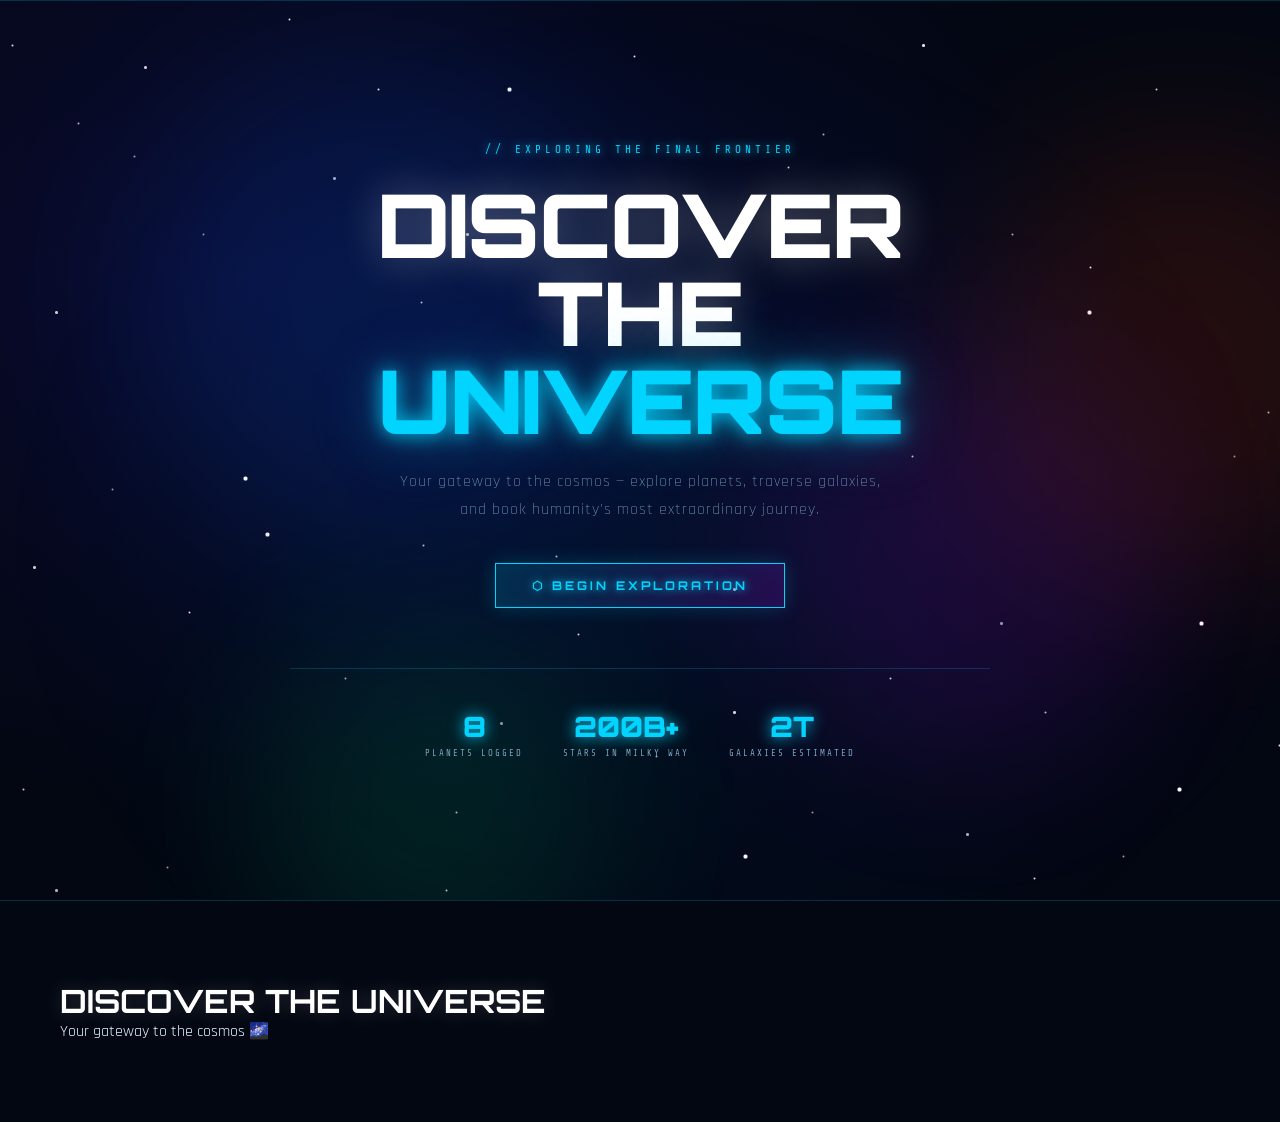
<file: completed_website/index.html>
<!DOCTYPE html>
<html lang="en">
<head>
<meta charset="UTF-8">
<meta name="viewport" content="width=device-width, initial-scale=1.0">
<title>Space Voyager</title>

<link href="https://fonts.googleapis.com/css2?family=Orbitron:wght@400;700;900&family=Rajdhani:wght@300;400;600&family=Share+Tech+Mono&display=swap" rel="stylesheet">
<link rel="stylesheet" href="newStyle.css">

</head>

<body>

<div id="starfield">
  <div class="nebula nebula-1"></div>
  <div class="nebula nebula-2"></div>
  <div class="nebula nebula-3"></div>
  <div class="nebula nebula-4"></div>
</div>

<div class="wrapper">

  <!-- SIDEBAR 
  <aside id="sidebar">
    <div class="logo">
      <div class="logo-icon">🚀</div>
      <h1>SPACE VOYAGER</h1>
    </div>

    <nav>
      <a href="index.html">Home</a>
      <a href="planets.html">Planets</a>
      <a href="solar.html">Solar Map</a>
      <a href="galaxies.html">Galaxies</a>
      <a href="booking.html">Booking</a>
      <a href="missions.html">Missions</a>
      <a href="astronauts.html">Astronauts</a>
      <a href="about.html">About</a>
      <a href="contact.html">Contact</a>
    </nav>
  </aside>  -->

  <main>

    <!-- HERO -->
    <section id="hero">
      <div class="hero-content">
        <div class="hero-tag">// EXPLORING THE FINAL FRONTIER</div>
        <div class="hero-title">
          <span class="line1">DISCOVER THE</span>
          <span class="line2">UNIVERSE</span>
        </div>
        <p class="hero-sub">Your gateway to the cosmos — explore planets, traverse galaxies, and book humanity's most extraordinary journey.</p>
        <a href="planets.html" class="hero-cta">⬡ BEGIN EXPLORATION</a>
        <div class="hero-stats">
          <div class="stat-item">
            <div class="stat-num">8</div>
            <div class="stat-label">PLANETS LOGGED</div>
          </div>
          <div class="stat-item">
            <div class="stat-num">200B+</div>
            <div class="stat-label">STARS IN MILKY WAY</div>
          </div>
          <div class="stat-item">
            <div class="stat-num">2T</div>
            <div class="stat-label">GALAXIES ESTIMATED</div>
          </div>
        </div>
      </div>
    </section>

<section>
  <h2 class="section-title">DISCOVER THE UNIVERSE</h2>
  <p>Your gateway to the cosmos 🌌</p>
</section>

<!--  
<footer>
  <div class="footer-logo">SPACE VOYAGER</div>

  <div class="footer-links">
    <a href="index.html">HOME</a>
    <a href="planets.html">PLANETS</a>
    <a href="solar.html">SOLAR MAP</a>
    <a href="galaxies.html">GALAXIES</a>
    <a href="booking.html">BOOK</a>
  </div>

  <div>© 2026 SPACE VOYAGER ENCYCLOPEDIA</div>
</footer>  -->
</main>
</div>
</body>
</html>
</file>
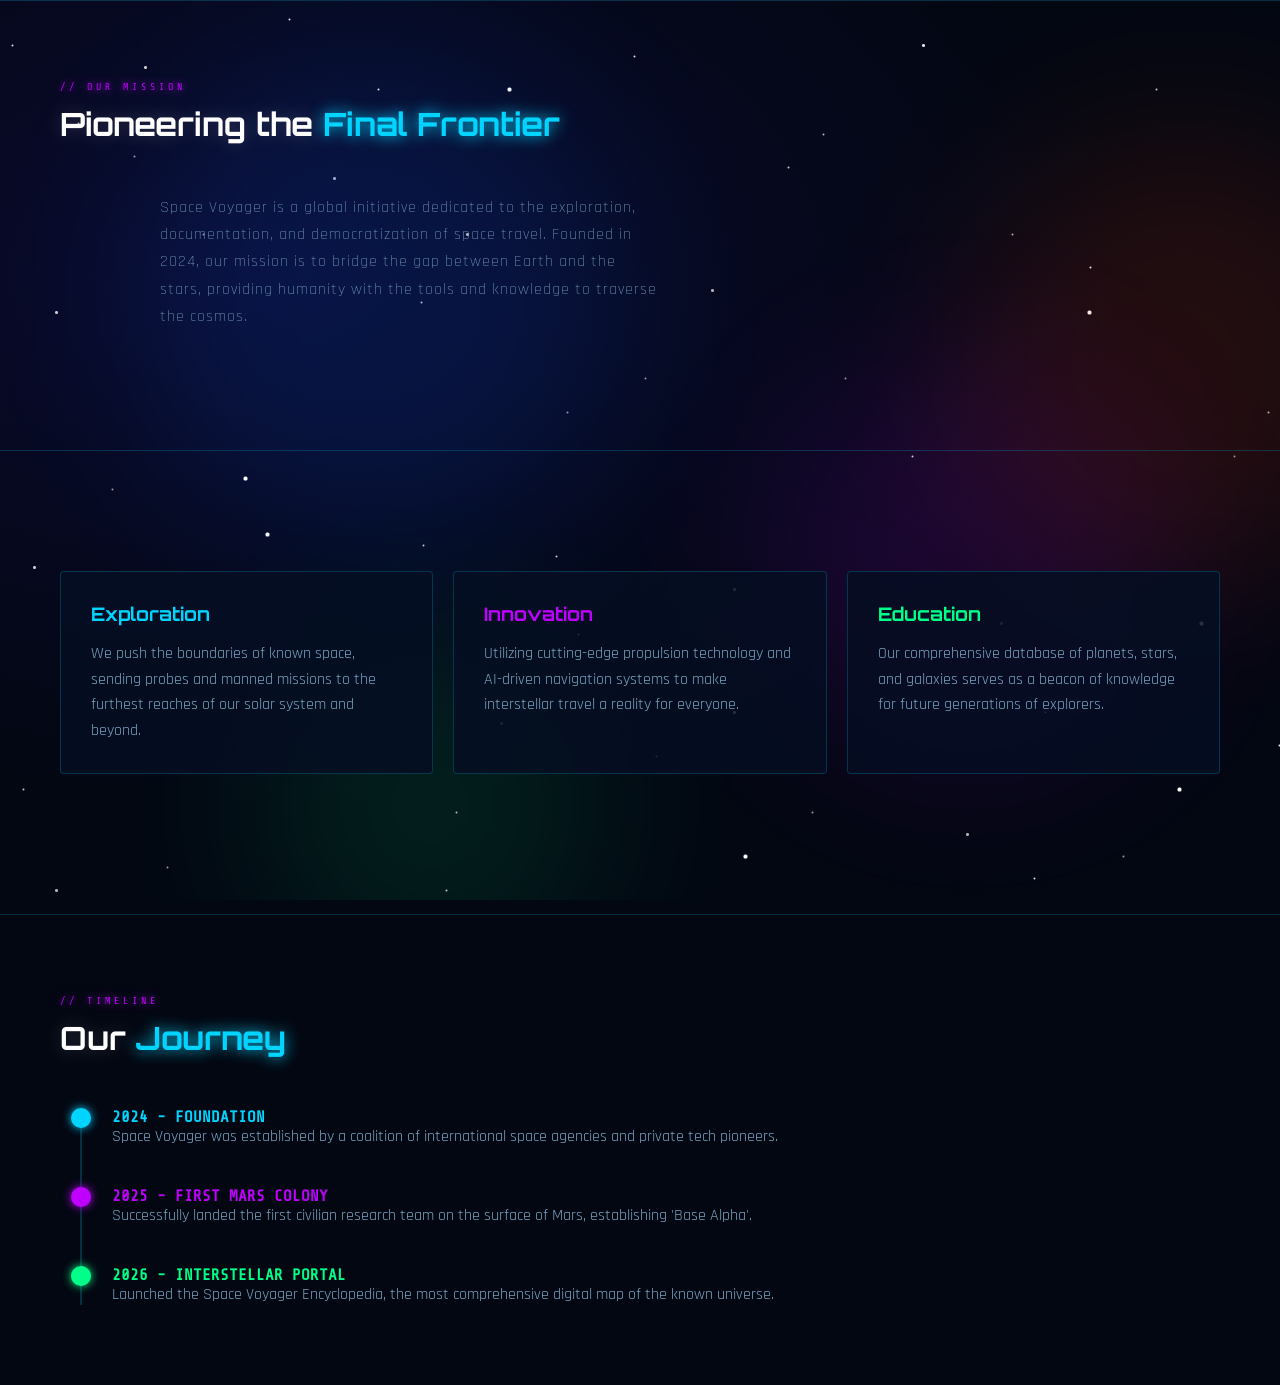
<file: completed_website/about.html>
<!-- TEMPLATE -->
<!DOCTYPE html>
<html lang="en">
<head>
<meta charset="UTF-8">
<meta name="viewport" content="width=device-width, initial-scale=1.0">
<title>Space Voyager</title>

<link href="https://fonts.googleapis.com/css2?family=Orbitron:wght@400;700;900&family=Rajdhani:wght@300;400;600&family=Share+Tech+Mono&display=swap" rel="stylesheet">
<link rel="stylesheet" href="newStyle.css">

</head>

<body>

<div id="starfield">
  <div class="nebula nebula-1"></div>
  <div class="nebula nebula-2"></div>
  <div class="nebula nebula-3"></div>
  <div class="nebula nebula-4"></div>
</div>

<div class="wrapper">

  <!-- SIDEBAR 
  <aside id="sidebar">
    <div class="logo">
      <div class="logo-icon">🚀</div>
      <h1>SPACE VOYAGER</h1>
    </div>

    <nav>
      <a href="index.html">Home</a>
      <a href="planets.html">Planets</a>
      <a href="solar.html">Solar Map</a>
      <a href="galaxies.html">Galaxies</a>
      <a href="booking.html">Booking</a>
      <a href="missions.html">Missions</a>
      <a href="astronauts.html">Astronauts</a>
      <a href="about.html">About</a>
      <a href="contact.html">Contact</a>
    </nav>
  </aside>
  -->

  <main>
    <!-- ABOUT HERO -->
    <section id="about-hero">
      <div class="section-header">
        <div class="section-tag">// OUR MISSION</div>
        <h2 class="section-title">Pioneering the <span>Final Frontier</span></h2>
      </div>
      <div class="hero-content">
        <p class="hero-sub">Space Voyager is a global initiative dedicated to the exploration, documentation, and democratization of space travel. Founded in 2024, our mission is to bridge the gap between Earth and the stars, providing humanity with the tools and knowledge to traverse the cosmos.</p>
      </div>
    </section>

    <!-- CORE VALUES -->
    <section id="values">
      <div class="grid-container" style="display: grid; grid-template-columns: repeat(auto-fit, minmax(300px, 1fr)); gap: 20px; margin-top: 40px;">
        <div class="info-card" style="background: var(--dark-panel); border: 1px solid var(--dark-border); padding: 30px; border-radius: 4px;">
          <h3 style="font-family: 'Orbitron'; color: var(--neon-blue); margin-bottom: 15px;">Exploration</h3>
          <p style="color: var(--text-dim); line-height: 1.6;">We push the boundaries of known space, sending probes and manned missions to the furthest reaches of our solar system and beyond.</p>
        </div>
        <div class="info-card" style="background: var(--dark-panel); border: 1px solid var(--dark-border); padding: 30px; border-radius: 4px;">
          <h3 style="font-family: 'Orbitron'; color: var(--neon-purple); margin-bottom: 15px;">Innovation</h3>
          <p style="color: var(--text-dim); line-height: 1.6;">Utilizing cutting-edge propulsion technology and AI-driven navigation systems to make interstellar travel a reality for everyone.</p>
        </div>
        <div class="info-card" style="background: var(--dark-panel); border: 1px solid var(--dark-border); padding: 30px; border-radius: 4px;">
          <h3 style="font-family: 'Orbitron'; color: var(--neon-green); margin-bottom: 15px;">Education</h3>
          <p style="color: var(--text-dim); line-height: 1.6;">Our comprehensive database of planets, stars, and galaxies serves as a beacon of knowledge for future generations of explorers.</p>
        </div>
      </div>
    </section>

    <!-- HISTORY -->
    <section id="history" style="margin-top: 60px;">
      <div class="section-header">
        <div class="section-tag">// TIMELINE</div>
        <h2 class="section-title">Our <span>Journey</span></h2>
      </div>
      <div class="timeline" style="border-left: 2px solid var(--dark-border); margin-left: 20px; padding-left: 30px; position: relative;">
        <div class="timeline-item" style="margin-bottom: 40px; position: relative;">
          <div style="position: absolute; left: -41px; top: 0; width: 20px; height: 20px; background: var(--neon-blue); border-radius: 50%; box-shadow: 0 0 10px var(--neon-blue);"></div>
          <h4 style="font-family: 'Share Tech Mono'; color: var(--neon-blue);">2024 - FOUNDATION</h4>
          <p style="color: var(--text-dim);">Space Voyager was established by a coalition of international space agencies and private tech pioneers.</p>
        </div>
        <div class="timeline-item" style="margin-bottom: 40px; position: relative;">
          <div style="position: absolute; left: -41px; top: 0; width: 20px; height: 20px; background: var(--neon-purple); border-radius: 50%; box-shadow: 0 0 10px var(--neon-purple);"></div>
          <h4 style="font-family: 'Share Tech Mono'; color: var(--neon-purple);">2025 - FIRST MARS COLONY</h4>
          <p style="color: var(--text-dim);">Successfully landed the first civilian research team on the surface of Mars, establishing 'Base Alpha'.</p>
        </div>
        <div class="timeline-item" style="position: relative;">
          <div style="position: absolute; left: -41px; top: 0; width: 20px; height: 20px; background: var(--neon-green); border-radius: 50%; box-shadow: 0 0 10px var(--neon-green);"></div>
          <h4 style="font-family: 'Share Tech Mono'; color: var(--neon-green);">2026 - INTERSTELLAR PORTAL</h4>
          <p style="color: var(--text-dim);">Launched the Space Voyager Encyclopedia, the most comprehensive digital map of the known universe.</p>
        </div>
      </div>
    </section>

<!-- 
<footer>
  <div class="footer-logo">SPACE VOYAGER</div>

  <div class="footer-links">
    <a href="index.html">HOME</a>
    <a href="planets.html">PLANETS</a>
    <a href="solar.html">SOLAR MAP</a>
    <a href="galaxies.html">GALAXIES</a>
    <a href="booking.html">BOOK</a>
  </div>

  <div>© 2026 SPACE VOYAGER ENCYCLOPEDIA</div>
</footer>
-->
</main>
</div>
</body>
</html>
</file>
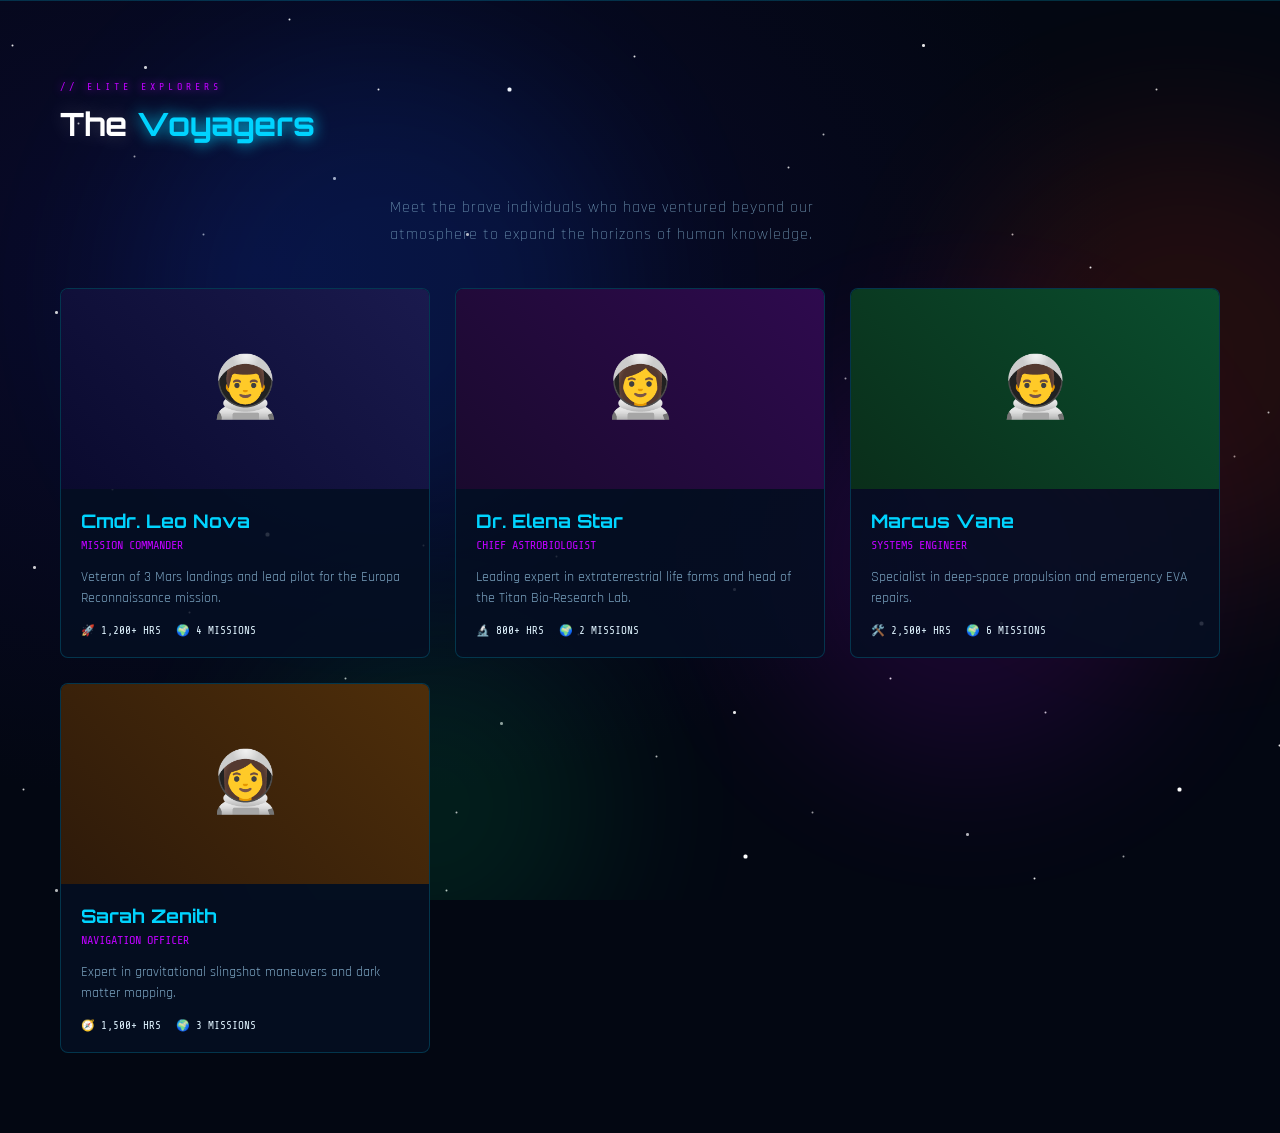
<file: completed_website/astronauts.html>
<!-- TEMPLATE -->
<!DOCTYPE html>
<html lang="en">
<head>
<meta charset="UTF-8">
<meta name="viewport" content="width=device-width, initial-scale=1.0">
<title>Space Voyager</title>

<link href="https://fonts.googleapis.com/css2?family=Orbitron:wght@400;700;900&family=Rajdhani:wght@300;400;600&family=Share+Tech+Mono&display=swap" rel="stylesheet">
<link rel="stylesheet" href="newStyle.css">

</head>

<body>

<div id="starfield">
  <div class="nebula nebula-1"></div>
  <div class="nebula nebula-2"></div>
  <div class="nebula nebula-3"></div>
  <div class="nebula nebula-4"></div>
</div>

<div class="wrapper">

  <!-- SIDEBAR 
  <aside id="sidebar">
    <div class="logo">
      <div class="logo-icon">🚀</div>
      <h1>SPACE VOYAGER</h1>
    </div>

    <nav>
      <a href="index.html">Home</a>
      <a href="planets.html">Planets</a>
      <a href="solar.html">Solar Map</a>
      <a href="galaxies.html">Galaxies</a>
      <a href="booking.html">Booking</a>
      <a href="missions.html">Missions</a>
      <a href="astronauts.html">Astronauts</a>
      <a href="about.html">About</a>
      <a href="contact.html">Contact</a>
    </nav>
  </aside>
  -->

  <main>
    <!-- ASTRONAUTS HERO -->
    <section id="astronauts-hero">
      <div class="section-header">
        <div class="section-tag">// ELITE EXPLORERS</div>
        <h2 class="section-title">The <span>Voyagers</span></h2>
      </div>
      <p class="hero-sub" style="margin-bottom: 40px;">Meet the brave individuals who have ventured beyond our atmosphere to expand the horizons of human knowledge.</p>
      
      <div class="astronaut-grid" style="display: grid; grid-template-columns: repeat(auto-fit, minmax(280px, 1fr)); gap: 25px;">
        <!-- ASTRONAUT 1 -->
        <div class="astro-card" style="background: var(--dark-panel); border: 1px solid var(--dark-border); border-radius: 8px; overflow: hidden; transition: transform 0.3s;">
          <div class="astro-img" style="height: 200px; background: linear-gradient(45deg, #0a0a2e, #1a1a4e); display: flex; align-items: center; justify-content: center; font-size: 60px;">👨‍🚀</div>
          <div class="astro-info" style="padding: 20px;">
            <h3 style="font-family: 'Orbitron'; color: var(--neon-blue); margin-bottom: 5px;">Cmdr. Leo Nova</h3>
            <p style="font-family: 'Share Tech Mono'; color: var(--neon-purple); font-size: 12px; margin-bottom: 15px;">MISSION COMMANDER</p>
            <p style="color: var(--text-dim); font-size: 14px; line-height: 1.5;">Veteran of 3 Mars landings and lead pilot for the Europa Reconnaissance mission.</p>
            <div class="astro-stats" style="margin-top: 15px; display: flex; gap: 15px; font-family: 'Share Tech Mono'; font-size: 11px;">
              <span>🚀 1,200+ HRS</span>
              <span>🌍 4 MISSIONS</span>
            </div>
          </div>
        </div>

        <!-- ASTRONAUT 2 -->
        <div class="astro-card" style="background: var(--dark-panel); border: 1px solid var(--dark-border); border-radius: 8px; overflow: hidden; transition: transform 0.3s;">
          <div class="astro-img" style="height: 200px; background: linear-gradient(45deg, #1a0a2e, #2e0a4e); display: flex; align-items: center; justify-content: center; font-size: 60px;">👩‍🚀</div>
          <div class="astro-info" style="padding: 20px;">
            <h3 style="font-family: 'Orbitron'; color: var(--neon-blue); margin-bottom: 5px;">Dr. Elena Star</h3>
            <p style="font-family: 'Share Tech Mono'; color: var(--neon-purple); font-size: 12px; margin-bottom: 15px;">CHIEF ASTROBIOLOGIST</p>
            <p style="color: var(--text-dim); font-size: 14px; line-height: 1.5;">Leading expert in extraterrestrial life forms and head of the Titan Bio-Research Lab.</p>
            <div class="astro-stats" style="margin-top: 15px; display: flex; gap: 15px; font-family: 'Share Tech Mono'; font-size: 11px;">
              <span>🔬 800+ HRS</span>
              <span>🌍 2 MISSIONS</span>
            </div>
          </div>
        </div>

        <!-- ASTRONAUT 3 -->
        <div class="astro-card" style="background: var(--dark-panel); border: 1px solid var(--dark-border); border-radius: 8px; overflow: hidden; transition: transform 0.3s;">
          <div class="astro-img" style="height: 200px; background: linear-gradient(45deg, #0a2e1a, #0a4e2e); display: flex; align-items: center; justify-content: center; font-size: 60px;">👨‍🚀</div>
          <div class="astro-info" style="padding: 20px;">
            <h3 style="font-family: 'Orbitron'; color: var(--neon-blue); margin-bottom: 5px;">Marcus Vane</h3>
            <p style="font-family: 'Share Tech Mono'; color: var(--neon-purple); font-size: 12px; margin-bottom: 15px;">SYSTEMS ENGINEER</p>
            <p style="color: var(--text-dim); font-size: 14px; line-height: 1.5;">Specialist in deep-space propulsion and emergency EVA repairs.</p>
            <div class="astro-stats" style="margin-top: 15px; display: flex; gap: 15px; font-family: 'Share Tech Mono'; font-size: 11px;">
              <span>🛠️ 2,500+ HRS</span>
              <span>🌍 6 MISSIONS</span>
            </div>
          </div>
        </div>

        <!-- ASTRONAUT 4 -->
        <div class="astro-card" style="background: var(--dark-panel); border: 1px solid var(--dark-border); border-radius: 8px; overflow: hidden; transition: transform 0.3s;">
          <div class="astro-img" style="height: 200px; background: linear-gradient(45deg, #2e1a0a, #4e2e0a); display: flex; align-items: center; justify-content: center; font-size: 60px;">👩‍🚀</div>
          <div class="astro-info" style="padding: 20px;">
            <h3 style="font-family: 'Orbitron'; color: var(--neon-blue); margin-bottom: 5px;">Sarah Zenith</h3>
            <p style="font-family: 'Share Tech Mono'; color: var(--neon-purple); font-size: 12px; margin-bottom: 15px;">NAVIGATION OFFICER</p>
            <p style="color: var(--text-dim); font-size: 14px; line-height: 1.5;">Expert in gravitational slingshot maneuvers and dark matter mapping.</p>
            <div class="astro-stats" style="margin-top: 15px; display: flex; gap: 15px; font-family: 'Share Tech Mono'; font-size: 11px;">
              <span>🧭 1,500+ HRS</span>
              <span>🌍 3 MISSIONS</span>
            </div>
          </div>
        </div>
      </div>
    </section>


<!--
<footer>
  <div class="footer-logo">SPACE VOYAGER</div>

  <div class="footer-links">
    <a href="index.html">HOME</a>
    <a href="planets.html">PLANETS</a>
    <a href="solar.html">SOLAR MAP</a>
    <a href="galaxies.html">GALAXIES</a>
    <a href="booking.html">BOOK</a>
  </div>

  <div>© 2026 SPACE VOYAGER ENCYCLOPEDIA</div>
</footer>
-->
</main>
</div>
</body>
</html>
</file>
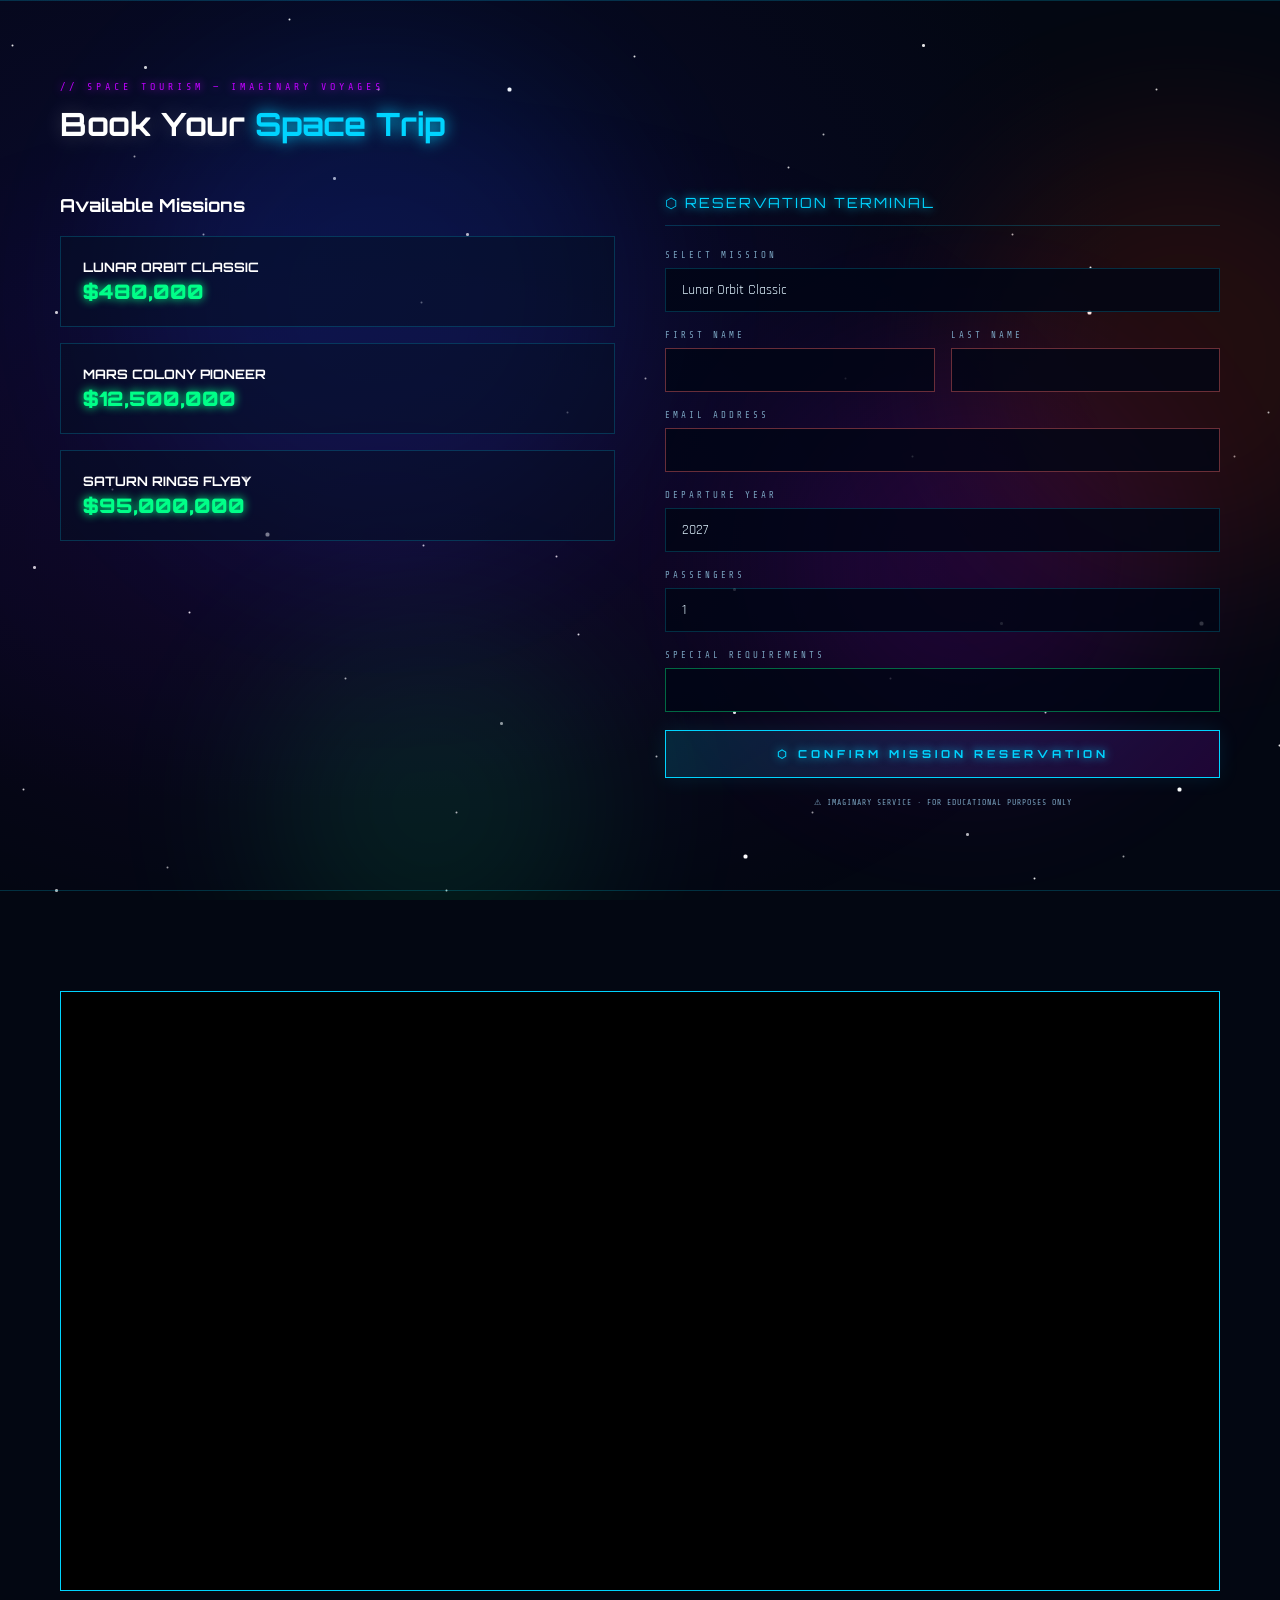
<file: completed_website/booking.html>
<!-- TEMPLATE -->
<!DOCTYPE html>
<html lang="en">
<head>
<meta charset="UTF-8">
<meta name="viewport" content="width=device-width, initial-scale=1.0">
<title>Space Voyager</title>

<link href="https://fonts.googleapis.com/css2?family=Orbitron:wght@400;700;900&family=Rajdhani:wght@300;400;600&family=Share+Tech+Mono&display=swap" rel="stylesheet">
<link rel="stylesheet" href="newStyle.css">

</head>

<body>

<div id="starfield">
  <div class="nebula nebula-1"></div>
  <div class="nebula nebula-2"></div>
  <div class="nebula nebula-3"></div>
  <div class="nebula nebula-4"></div>
</div>

<div class="wrapper">

  <!-- SIDEBAR 
  <aside id="sidebar">
    <div class="logo">
      <div class="logo-icon">🚀</div>
      <h1>SPACE VOYAGER</h1>
    </div>

    <nav>
      <a href="index.html">Home</a>
      <a href="planets.html">Planets</a>
      <a href="solar.html">Solar Map</a>
      <a href="galaxies.html">Galaxies</a>
      <a href="booking.html">Booking</a>
      <a href="missions.html">Missions</a>
      <a href="astronauts.html">Astronauts</a>
      <a href="about.html">About</a>
      <a href="contact.html">Contact</a>
    </nav>
  </aside>
-->
  <main>

      <!-- BOOKING -->
<section id="booking">
      <div class="section-header">
        <div class="section-tag">// SPACE TOURISM — IMAGINARY VOYAGES</div>
        <h2 class="section-title">Book Your <span>Space Trip</span></h2>
      </div>

      <div class="booking-grid">

        <!-- LEFT SIDE -->
        <div class="booking-info">
          <h3>Available Missions</h3>

          <div class="trip-card">
            <div class="trip-name">LUNAR ORBIT CLASSIC</div>
            <div class="trip-price">$480,000</div>
          </div>

          <div class="trip-card">
            <div class="trip-name">MARS COLONY PIONEER</div>
            <div class="trip-price">$12,500,000</div>
          </div>

          <div class="trip-card">
            <div class="trip-name">SATURN RINGS FLYBY</div>
            <div class="trip-price">$95,000,000</div>
          </div>
        </div>

        <!-- RIGHT SIDE FORM -->
        <div>

          <form action="success.html" method="POST" target="resultFrame">

            <div class="form-title">⬡ RESERVATION TERMINAL</div>

            <div class="form-row">
              <label class="form-label">SELECT MISSION</label>
              <select class="form-select" name="mission">
                <option>Lunar Orbit Classic</option>
                <option>Mars Colony Pioneer</option>
                <option>Saturn Rings Flyby</option>
              </select>
            </div>

            <div class="form-row-2">
              <div>
                <label class="form-label">FIRST NAME</label>
                <input type="text" name="firstName" class="form-input" required>
              </div>

              <div>
                <label class="form-label">LAST NAME</label>
                <input type="text" name="lastName" class="form-input" required>
              </div>
            </div>

            <div class="form-row">
              <label class="form-label">EMAIL ADDRESS</label>
              <input type="email" name="email" class="form-input" required>
            </div>

            <div class="form-row">
              <label class="form-label">DEPARTURE YEAR</label>
              <select class="form-select" name="year">
                <option>2027</option>
                <option>2028</option>
                <option>2029</option>
                <option>2030</option>
              </select>
            </div>

            <div class="form-row">
              <label class="form-label">PASSENGERS</label>
              <select class="form-select" name="passengers">
                <option>1</option>
                <option>2</option>
                <option>3</option>
              </select>
            </div>

            <div class="form-row">
              <label class="form-label">SPECIAL REQUIREMENTS</label>
              <input type="text" name="notes" class="form-input">
            </div>

            <div class="form-row">
              <button class="submit-btn" type="submit">
                ⬡ CONFIRM MISSION RESERVATION
              </button>
            </div>

          </form>

        

          <p class="booking-disclaimer">
            ⚠ IMAGINARY SERVICE · FOR EDUCATIONAL PURPOSES ONLY
          </p>

        </div>

      </div>
    </section>
    <section>
        <!-- IFRAME RESULT -->
          <iframe name="resultFrame" style="
            width:100%;
            height:600px;
            border:1px solid #00d4ff;
            margin-top:20px;
            background:black;
          "></iframe>
    </section>


<!--
    <footer>
  <div class="footer-logo">SPACE VOYAGER</div>

  <div class="footer-links">
    <a href="index.html">HOME</a>
    <a href="planets.html">PLANETS</a>
    <a href="solar.html">SOLAR MAP</a>
    <a href="galaxies.html">GALAXIES</a>
    <a href="booking.html">BOOK</a>
  </div>

  <div>© 2026 SPACE VOYAGER ENCYCLOPEDIA</div>
</footer>
-->
</main>
</div>
</body>
</html>
</file>
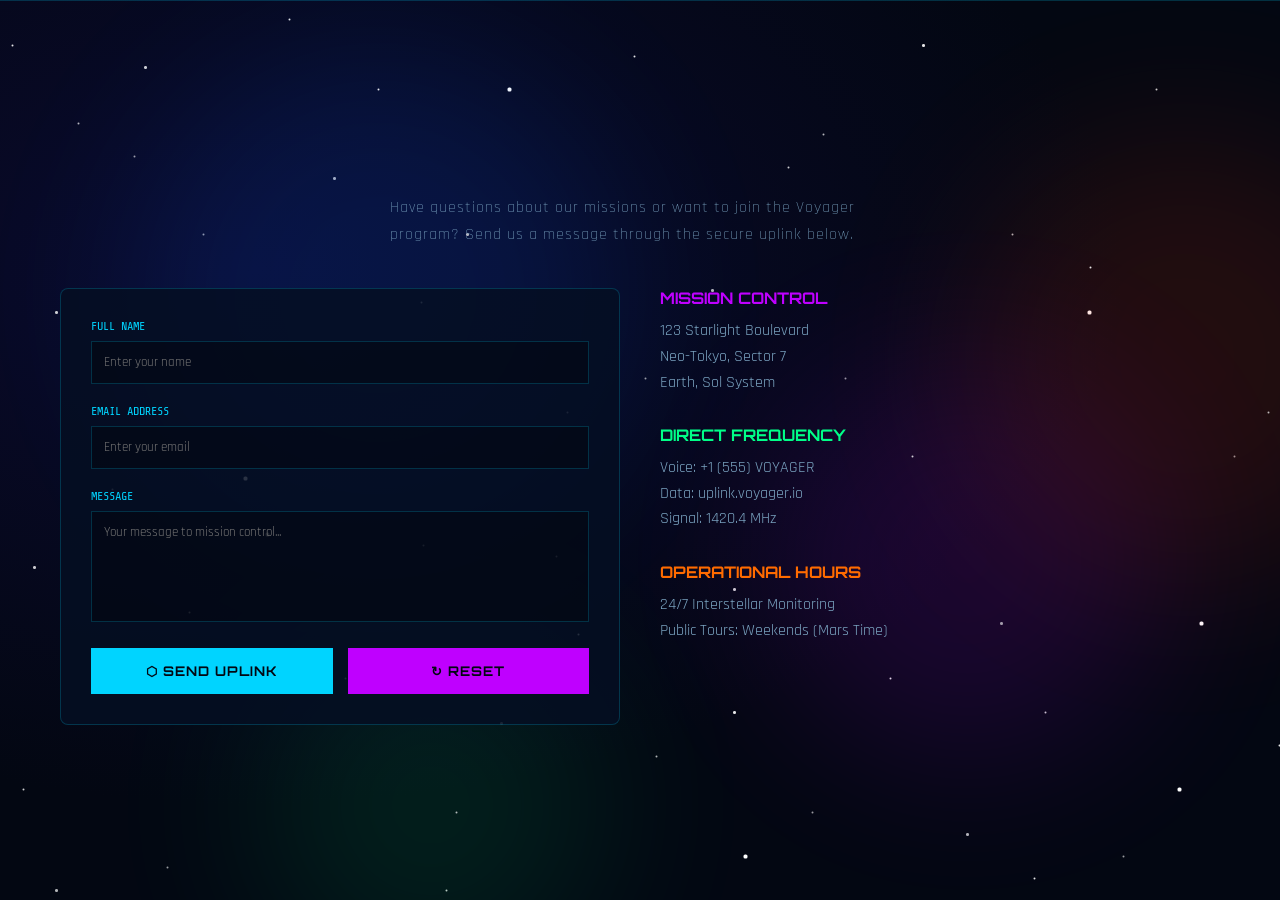
<file: completed_website/contact.html>
<!-- TEMPLATE -->
<!DOCTYPE html>
<html lang="en">
<head>
<meta charset="UTF-8">
<meta name="viewport" content="width=device-width, initial-scale=1.0">
<title>Space Voyager</title>

<link href="https://fonts.googleapis.com/css2?family=Orbitron:wght@400;700;900&family=Rajdhani:wght@300;400;600&family=Share+Tech+Mono&display=swap" rel="stylesheet">
<link rel="stylesheet" href="newStyle.css">

</head>

<body>

<div id="starfield">
  <div class="nebula nebula-1"></div>
  <div class="nebula nebula-2"></div>
  <div class="nebula nebula-3"></div>
  <div class="nebula nebula-4"></div>
</div>

<div class="wrapper">

  <!-- SIDEBAR 
  <aside id="sidebar">
    <div class="logo">
      <div class="logo-icon">🚀</div>
      <h1>SPACE VOYAGER</h1>
    </div>

    <nav>
      <a href="index.html">Home</a>
      <a href="planets.html">Planets</a>
      <a href="solar.html">Solar Map</a>
      <a href="galaxies.html">Galaxies</a>
      <a href="booking.html">Booking</a>
      <a href="missions.html">Missions</a>
      <a href="astronauts.html">Astronauts</a>
      <a href="about.html">About</a>
      <a href="contact.html">Contact</a>
    </nav>
  </aside>
  -->

  <main>
    <!-- CONTACT HERO -->
    <section id="contact-hero">
      <div class="section-header reveal">
        <div class="section-tag">// COMMUNICATION UPLINK</div>
        <h2 class="section-title">Get in <span>Touch</span></h2>
      </div>
      <p class="hero-sub" style="margin-bottom: 40px;">Have questions about our missions or want to join the Voyager program? Send us a message through the secure uplink below.</p>

      <div class="contact-container" style="display: grid; grid-template-columns: 1fr 1fr; gap: 40px;">
        <!-- CONTACT FORM -->
        <div class="contact-form-wrapper" style="background: var(--dark-panel); border: 1px solid var(--dark-border); padding: 30px; border-radius: 8px;">
          <form style="display: flex; flex-direction: column; gap: 20px;">
            <div class="form-group">
              <label style="display: block; font-family: 'Share Tech Mono'; color: var(--neon-blue); font-size: 12px; margin-bottom: 8px;">FULL NAME</label>
              <input type="text" placeholder="Enter your name" style="width: 100%; background: rgba(0,0,0,0.3); border: 1px solid var(--dark-border); padding: 12px; color: var(--text-bright); font-family: 'Rajdhani'; outline: none;">
            </div>
            <div class="form-group">
              <label style="display: block; font-family: 'Share Tech Mono'; color: var(--neon-blue); font-size: 12px; margin-bottom: 8px;">EMAIL ADDRESS</label>
              <input type="email" placeholder="Enter your email" style="width: 100%; background: rgba(0,0,0,0.3); border: 1px solid var(--dark-border); padding: 12px; color: var(--text-bright); font-family: 'Rajdhani'; outline: none;">
            </div>
            <div class="form-group">
              <label style="display: block; font-family: 'Share Tech Mono'; color: var(--neon-blue); font-size: 12px; margin-bottom: 8px;">MESSAGE</label>
              <textarea rows="5" placeholder="Your message to mission control..." style="width: 100%; background: rgba(0,0,0,0.3); border: 1px solid var(--dark-border); padding: 12px; color: var(--text-bright); font-family: 'Rajdhani'; outline: none; resize: none;"></textarea>
            </div>
            <div style="display: flex; gap: 15px;">
              <button type="submit" style="flex: 1; background: var(--neon-blue); color: var(--dark-bg); border: none; padding: 15px; font-family: 'Orbitron'; font-weight: 700; cursor: pointer; transition: all 0.3s; letter-spacing: 1px;">⬡ SEND UPLINK</button>
              <button type="reset" style="flex: 1; background: var(--neon-purple); color: var(--dark-bg); border: none; padding: 15px; font-family: 'Orbitron'; font-weight: 700; cursor: pointer; transition: all 0.3s; letter-spacing: 1px;">↻ RESET</button>
            </div>
          </form>
        </div>

        <!-- CONTACT INFO -->
        <div class="contact-info" style="display: flex; flex-direction: column; gap: 30px;">
          <div class="info-item">
            <h4 style="font-family: 'Orbitron'; color: var(--neon-purple); margin-bottom: 10px;">MISSION CONTROL</h4>
            <p style="color: var(--text-dim); line-height: 1.6;">123 Starlight Boulevard<br>Neo-Tokyo, Sector 7<br>Earth, Sol System</p>
          </div>
          <div class="info-item">
            <h4 style="font-family: 'Orbitron'; color: var(--neon-green); margin-bottom: 10px;">DIRECT FREQUENCY</h4>
            <p style="color: var(--text-dim); line-height: 1.6;">Voice: +1 (555) VOYAGER<br>Data: uplink.voyager.io<br>Signal: 1420.4 MHz</p>
          </div>
          <div class="info-item">
            <h4 style="font-family: 'Orbitron'; color: var(--neon-orange); margin-bottom: 10px;">OPERATIONAL HOURS</h4>
            <p style="color: var(--text-dim); line-height: 1.6;">24/7 Interstellar Monitoring<br>Public Tours: Weekends (Mars Time)</p>
          </div>
        </div>
      </div>
    </section>

<!-- 
<footer>
  <div class="footer-logo">SPACE VOYAGER</div>

  <div class="footer-links">
    <a href="index.html">HOME</a>
    <a href="planets.html">PLANETS</a>
    <a href="solar.html">SOLAR MAP</a>
    <a href="galaxies.html">GALAXIES</a>
    <a href="booking.html">BOOK</a>
  </div>

  <div>© 2026 SPACE VOYAGER ENCYCLOPEDIA</div>
</footer>
-->
</main>
</div>
</body>
</html>
</file>
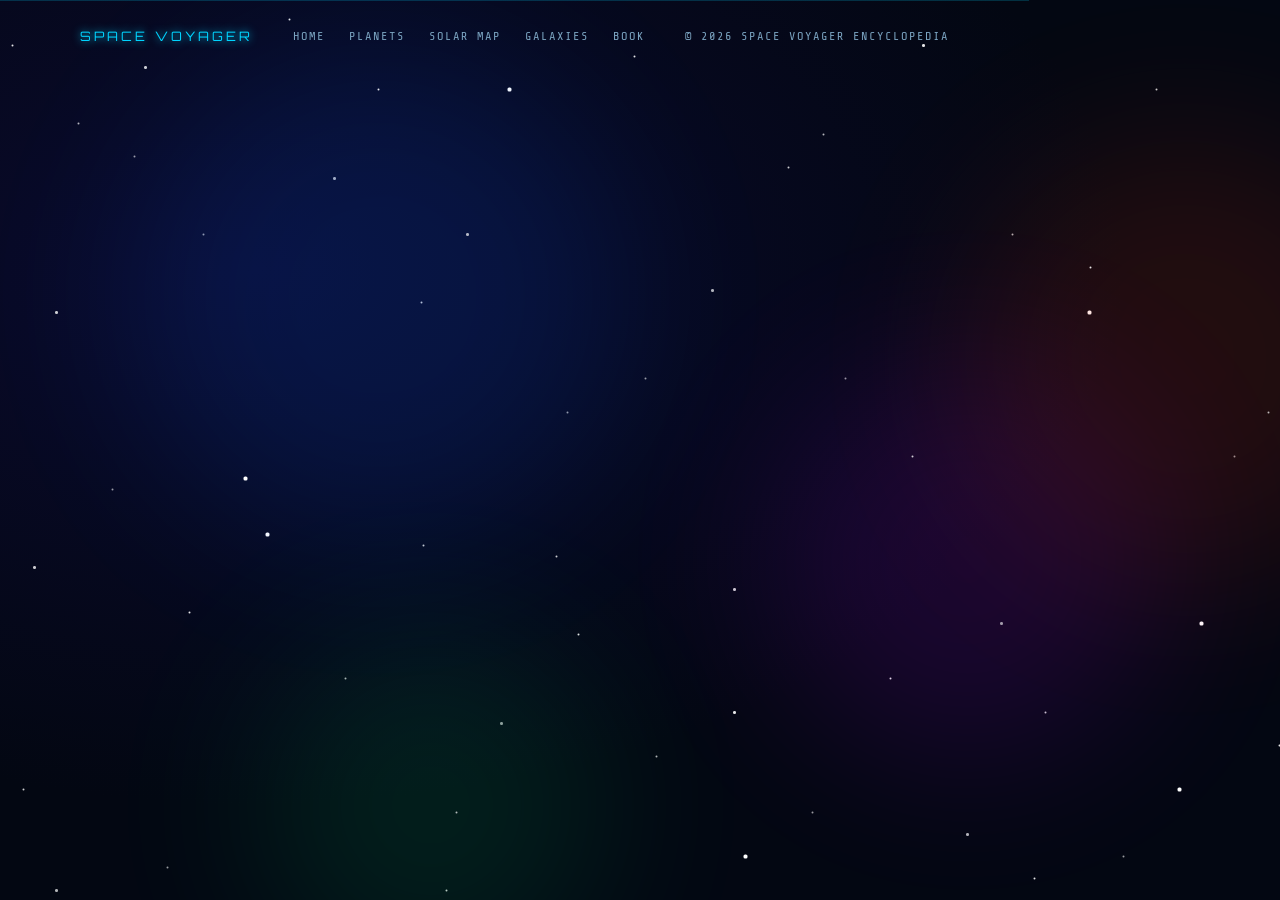
<file: completed_website/footer.html>
<!DOCTYPE html>
<html lang="en">
<head>
<meta charset="UTF-8">
<meta name="viewport" content="width=device-width, initial-scale=1.0">
<title>Space Voyager</title>

<link href="https://fonts.googleapis.com/css2?family=Orbitron:wght@400;700;900&family=Rajdhani:wght@300;400;600&family=Share+Tech+Mono&display=swap" rel="stylesheet">
<link rel="stylesheet" href="newStyle.css">

</head>

<body>

<div id="starfield">
  <div class="nebula nebula-1"></div>
  <div class="nebula nebula-2"></div>
  <div class="nebula nebula-3"></div>
  <div class="nebula nebula-4"></div>
</div>

<div class="wrapper">

<footer>
<table align="center">
<tr>
<td><div class="footer-logo">SPACE VOYAGER</div></td>
<td><div class="footer-links">
    <a href="index.html" target="content">HOME</a>
    <a href="planets.html" target="content">PLANETS</a>
    <a href="solar.html" target="content">SOLAR MAP</a>
    <a href="galaxies.html" target="content">GALAXIES</a>
    <a href="booking.html" target="content">BOOK</a>
  </div></td>
<td><div>© 2026 SPACE VOYAGER ENCYCLOPEDIA</div></td>
</tr>
</table>
<!--
  <div class="footer-logo">SPACE VOYAGER</div>

  <div class="footer-links">
    <a href="index.html" target="content">HOME</a>
    <a href="planets.html" target="content">PLANETS</a>
    <a href="solar.html" target="content">SOLAR MAP</a>
    <a href="galaxies.html" target="content">GALAXIES</a>
    <a href="booking.html" target="content">BOOK</a>
  </div>

  <div>© 2026 SPACE VOYAGER ENCYCLOPEDIA</div>
  -->
</footer>
</main>
</div>
</body>
</html>
</file>
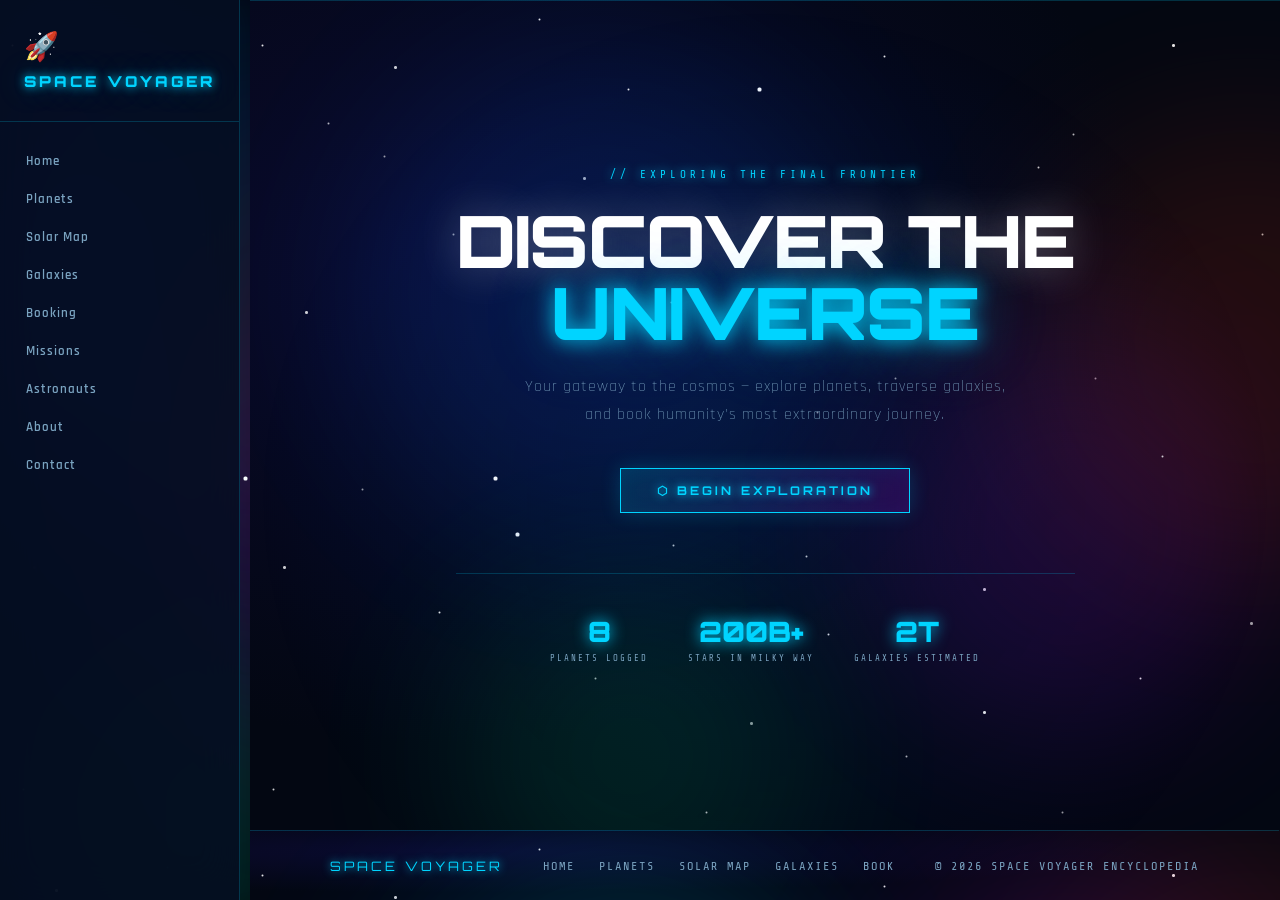
<file: completed_website/frameset.html>
<html>
<head>
  <title>Space Voyager</title>
</head>
 
<frameset cols="250,*" border="0" frameborder="0" framespacing="0">
 
  <!-- LEFT COLUMN: fixed sidebar -->
  <frame src="sidebar.html" name="sidebar" scrolling="no" noresize>
 
  <!-- RIGHT COLUMN: nested frameset (content on top, footer on bottom) -->
  <frameset rows="*,70" border="0" frameborder="0" framespacing="0">
    <frame src="index.html" name="content" scrolling="auto">
    <frame src="footer.html" name="footer" scrolling="no" noresize>
  </frameset>
 
</frameset>
 
</html>
</file>
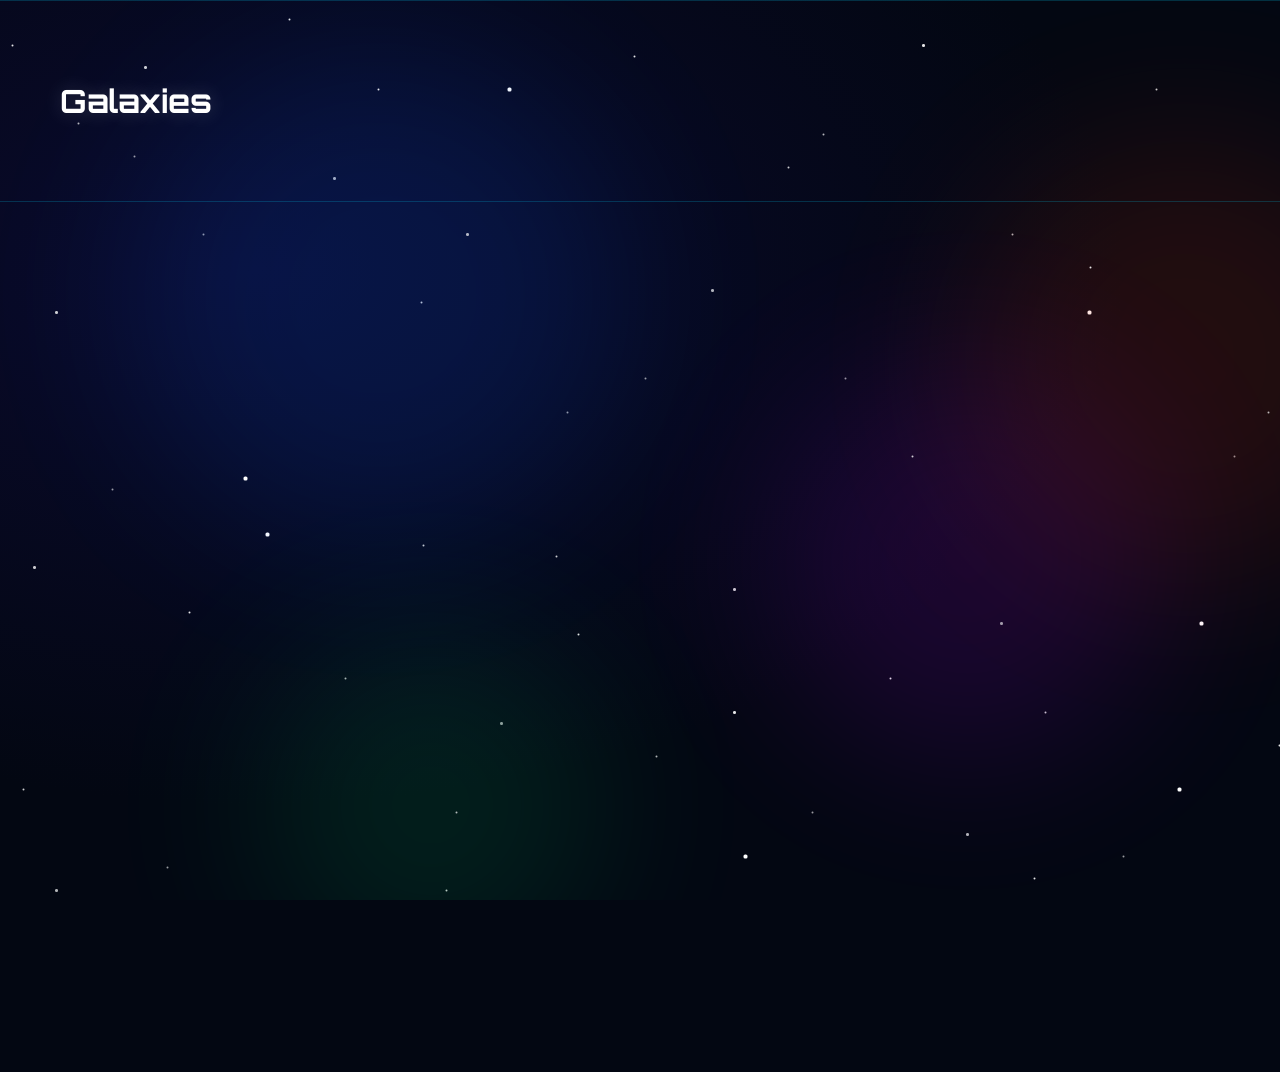
<file: completed_website/galaxies.html>
<!-- TEMPLATE -->
<!DOCTYPE html>
<html lang="en">
<head>
<meta charset="UTF-8">
<meta name="viewport" content="width=device-width, initial-scale=1.0">
<title>Space Voyager</title>

<link href="https://fonts.googleapis.com/css2?family=Orbitron:wght@400;700;900&family=Rajdhani:wght@300;400;600&family=Share+Tech+Mono&display=swap" rel="stylesheet">
<link rel="stylesheet" href="newStyle.css">

</head>

<body>

<div id="starfield">
  <div class="nebula nebula-1"></div>
  <div class="nebula nebula-2"></div>
  <div class="nebula nebula-3"></div>
  <div class="nebula nebula-4"></div>
</div>

<div class="wrapper">

  <!-- SIDEBAR 
  <aside id="sidebar">
    <div class="logo">
      <div class="logo-icon">🚀</div>
      <h1>SPACE VOYAGER</h1>
    </div>

    <nav>
      <a href="index.html">Home</a>
      <a href="planets.html">Planets</a>
      <a href="solar.html">Solar Map</a>
      <a href="galaxies.html">Galaxies</a>
      <a href="booking.html">Booking</a>
      <a href="missions.html">Missions</a>
      <a href="astronauts.html">Astronauts</a>
      <a href="about.html">About</a>
      <a href="contact.html">Contact</a>
    </nav>
  </aside>
  -->

  <main>
<section>
  <h2 class="section-title">Galaxies</h2>
</section>

 <!-- GALAXY ATLAS -->
    <section id="galaxies">
      <div class="section-header reveal">
        <div class="section-tag">// GALAXY ATLAS</div>
        <h2 class="section-title">Beyond the <span>Milky Way</span></h2>
      </div>
      <div class="galaxy-grid">
        <div class="galaxy-card reveal">
          <div class="galaxy-img">🌌</div>
          <div class="galaxy-name">Andromeda</div>
          <div class="galaxy-type">SPIRAL GALAXY · M31</div>
          <p class="galaxy-desc">Our nearest large galactic neighbor, home to over a trillion stars and destined to merge with the Milky Way in ~4.5 billion years.</p>
          <div class="galaxy-dist"><span>DISTANCE FROM EARTH</span><span>2.537M LIGHT-YEARS</span></div>
        </div>
        <div class="galaxy-card reveal">
          <div class="galaxy-img">💫</div>
          <div class="galaxy-name">Whirlpool</div>
          <div class="galaxy-type">INTERACTING GALAXY · M51</div>
          <p class="galaxy-desc">A grand-design spiral galaxy interacting with its companion NGC 5195, showcasing one of the universe's most dramatic galactic dances.</p>
          <div class="galaxy-dist"><span>DISTANCE FROM EARTH</span><span>23M LIGHT-YEARS</span></div>
        </div>
        <div class="galaxy-card reveal">
          <div class="galaxy-img">⭕</div>
          <div class="galaxy-name">Sombrero</div>
          <div class="galaxy-type">LENTICULAR GALAXY · M104</div>
          <p class="galaxy-desc">Distinguished by its prominent dust lane and bright nucleus, this galaxy contains a supermassive black hole 1 billion times our Sun's mass.</p>
          <div class="galaxy-dist"><span>DISTANCE FROM EARTH</span><span>29.3M LIGHT-YEARS</span></div>
        </div>
        <div class="galaxy-card reveal">
          <div class="galaxy-img">🌀</div>
          <div class="galaxy-name">Triangulum</div>
          <div class="galaxy-type">SPIRAL GALAXY · M33</div>
          <p class="galaxy-desc">The third-largest member of our Local Group of galaxies, with active star-forming regions and an unusual lack of a central bulge.</p>
          <div class="galaxy-dist"><span>DISTANCE FROM EARTH</span><span>2.73M LIGHT-YEARS</span></div>
        </div>
        <div class="galaxy-card reveal">
          <div class="galaxy-img">✨</div>
          <div class="galaxy-name">Centaurus A</div>
          <div class="galaxy-type">ELLIPTICAL GALAXY · NGC 5128</div>
          <p class="galaxy-desc">One of the closest radio galaxies to Earth, featuring a dramatic dark dust lane crossing its core — a remnant of an ancient merger.</p>
          <div class="galaxy-dist"><span>DISTANCE FROM EARTH</span><span>13M LIGHT-YEARS</span></div>
        </div>
        <div class="galaxy-card reveal">
          <div class="galaxy-img">🔵</div>
          <div class="galaxy-name">Large Magellanic Cloud</div>
          <div class="galaxy-type">IRREGULAR GALAXY · LMC</div>
          <p class="galaxy-desc">A satellite galaxy of the Milky Way, visible to the naked eye from the southern hemisphere and containing the most luminous known nebulae.</p>
          <div class="galaxy-dist"><span>DISTANCE FROM EARTH</span><span>160,000 LIGHT-YEARS</span></div>
        </div>
      </div>
    </section>

<!--
    <footer>
  <div class="footer-logo">SPACE VOYAGER</div>

  <div class="footer-links">
    <a href="index.html">HOME</a>
    <a href="planets.html">PLANETS</a>
    <a href="solar.html">SOLAR MAP</a>
    <a href="galaxies.html">GALAXIES</a>
    <a href="booking.html">BOOK</a>
  </div>

  <div>© 2026 SPACE VOYAGER ENCYCLOPEDIA</div>
</footer>
-->
</main>
</div>
</body>
</html>
</file>
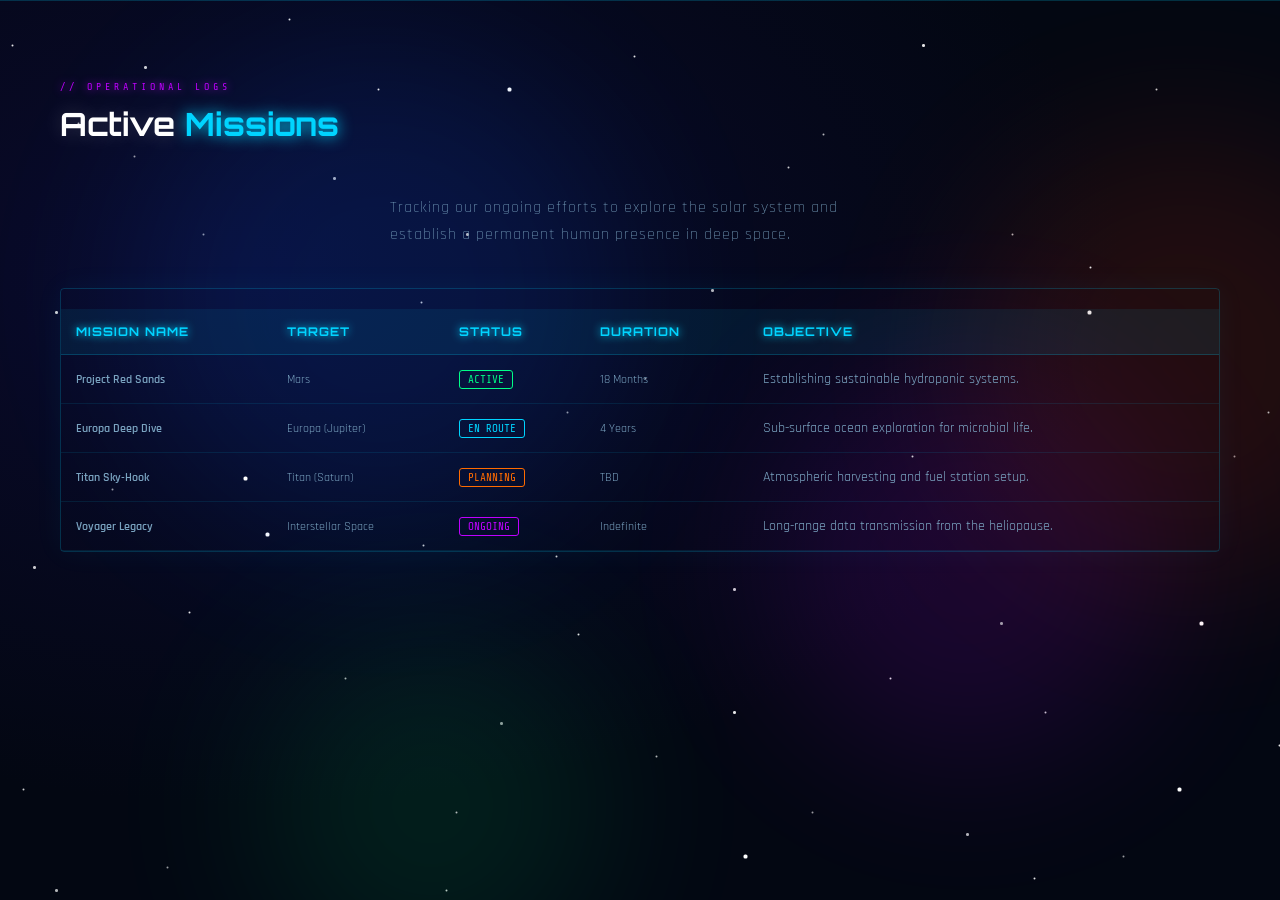
<file: completed_website/missions.html>
<!-- TEMPLATE -->
<!DOCTYPE html>
<html lang="en">
<head>
<meta charset="UTF-8">
<meta name="viewport" content="width=device-width, initial-scale=1.0">
<title>Space Voyager</title>

<link href="https://fonts.googleapis.com/css2?family=Orbitron:wght@400;700;900&family=Rajdhani:wght@300;400;600&family=Share+Tech+Mono&display=swap" rel="stylesheet">
<link rel="stylesheet" href="newStyle.css">

</head>

<body>

<div id="starfield">
  <div class="nebula nebula-1"></div>
  <div class="nebula nebula-2"></div>
  <div class="nebula nebula-3"></div>
  <div class="nebula nebula-4"></div>
</div>

<div class="wrapper">

  <!-- SIDEBAR 
  <aside id="sidebar">
    <div class="logo">
      <div class="logo-icon">🚀</div>
      <h1>SPACE VOYAGER</h1>
    </div>

    <nav>
      <a href="index.html">Home</a>
      <a href="planets.html">Planets</a>
      <a href="solar.html">Solar Map</a>
      <a href="galaxies.html">Galaxies</a>
      <a href="booking.html">Booking</a>
      <a href="missions.html">Missions</a>
      <a href="astronauts.html">Astronauts</a>
      <a href="about.html">About</a>
      <a href="contact.html">Contact</a>
    </nav>
  </aside>-->

  <main>
    <!-- MISSIONS HERO -->
    <section id="missions-hero">
      <div class="section-header">
        <div class="section-tag">// OPERATIONAL LOGS</div>
        <h2 class="section-title">Active <span>Missions</span></h2>
      </div>
      <p class="hero-sub" style="margin-bottom: 40px;">Tracking our ongoing efforts to explore the solar system and establish a permanent human presence in deep space.</p>

      <div class="table-wrapper">
        <table style="width: 100%; border-collapse: collapse; margin-top: 20px; font-family: 'Rajdhani';">
          <thead>
            <tr style="border-bottom: 1px solid var(--dark-border); text-align: left;">
              <th style="padding: 15px; font-family: 'Orbitron'; color: var(--neon-blue); font-size: 12px; letter-spacing: 1px;">MISSION NAME</th>
              <th style="padding: 15px; font-family: 'Orbitron'; color: var(--neon-blue); font-size: 12px; letter-spacing: 1px;">TARGET</th>
              <th style="padding: 15px; font-family: 'Orbitron'; color: var(--neon-blue); font-size: 12px; letter-spacing: 1px;">STATUS</th>
              <th style="padding: 15px; font-family: 'Orbitron'; color: var(--neon-blue); font-size: 12px; letter-spacing: 1px;">DURATION</th>
              <th style="padding: 15px; font-family: 'Orbitron'; color: var(--neon-blue); font-size: 12px; letter-spacing: 1px;">OBJECTIVE</th>
            </tr>
          </thead>
          <tbody>
            <tr style="border-bottom: 1px solid rgba(0, 212, 255, 0.1);">
              <td style="padding: 15px; font-weight: 600;">Project Red Sands</td>
              <td style="padding: 15px;">Mars</td>
              <td style="padding: 15px;"><span style="color: var(--neon-green); border: 1px solid var(--neon-green); padding: 2px 8px; border-radius: 3px; font-size: 11px; font-family: 'Share Tech Mono';">ACTIVE</span></td>
              <td style="padding: 15px;">18 Months</td>
              <td style="padding: 15px; color: var(--text-dim); font-size: 14px;">Establishing sustainable hydroponic systems.</td>
            </tr>
            <tr style="border-bottom: 1px solid rgba(0, 212, 255, 0.1);">
              <td style="padding: 15px; font-weight: 600;">Europa Deep Dive</td>
              <td style="padding: 15px;">Europa (Jupiter)</td>
              <td style="padding: 15px;"><span style="color: var(--neon-blue); border: 1px solid var(--neon-blue); padding: 2px 8px; border-radius: 3px; font-size: 11px; font-family: 'Share Tech Mono';">EN ROUTE</span></td>
              <td style="padding: 15px;">4 Years</td>
              <td style="padding: 15px; color: var(--text-dim); font-size: 14px;">Sub-surface ocean exploration for microbial life.</td>
            </tr>
            <tr style="border-bottom: 1px solid rgba(0, 212, 255, 0.1);">
              <td style="padding: 15px; font-weight: 600;">Titan Sky-Hook</td>
              <td style="padding: 15px;">Titan (Saturn)</td>
              <td style="padding: 15px;"><span style="color: var(--neon-orange); border: 1px solid var(--neon-orange); padding: 2px 8px; border-radius: 3px; font-size: 11px; font-family: 'Share Tech Mono';">PLANNING</span></td>
              <td style="padding: 15px;">TBD</td>
              <td style="padding: 15px; color: var(--text-dim); font-size: 14px;">Atmospheric harvesting and fuel station setup.</td>
            </tr>
            <tr style="border-bottom: 1px solid rgba(0, 212, 255, 0.1);">
              <td style="padding: 15px; font-weight: 600;">Voyager Legacy</td>
              <td style="padding: 15px;">Interstellar Space</td>
              <td style="padding: 15px;"><span style="color: var(--neon-purple); border: 1px solid var(--neon-purple); padding: 2px 8px; border-radius: 3px; font-size: 11px; font-family: 'Share Tech Mono';">ONGOING</span></td>
              <td style="padding: 15px;">Indefinite</td>
              <td style="padding: 15px; color: var(--text-dim); font-size: 14px;">Long-range data transmission from the heliopause.</td>
            </tr>
          </tbody>
        </table>
      </div>
    </section>

<!-- 
<footer>
  <div class="footer-logo">SPACE VOYAGER</div>

  <div class="footer-links">
    <a href="index.html">HOME</a>
    <a href="planets.html">PLANETS</a>
    <a href="solar.html">SOLAR MAP</a>
    <a href="galaxies.html">GALAXIES</a>
    <a href="booking.html">BOOK</a>
  </div>

  <div>© 2026 SPACE VOYAGER ENCYCLOPEDIA</div>
</footer>-->
</main>
</div>
</body>
</html>
</file>
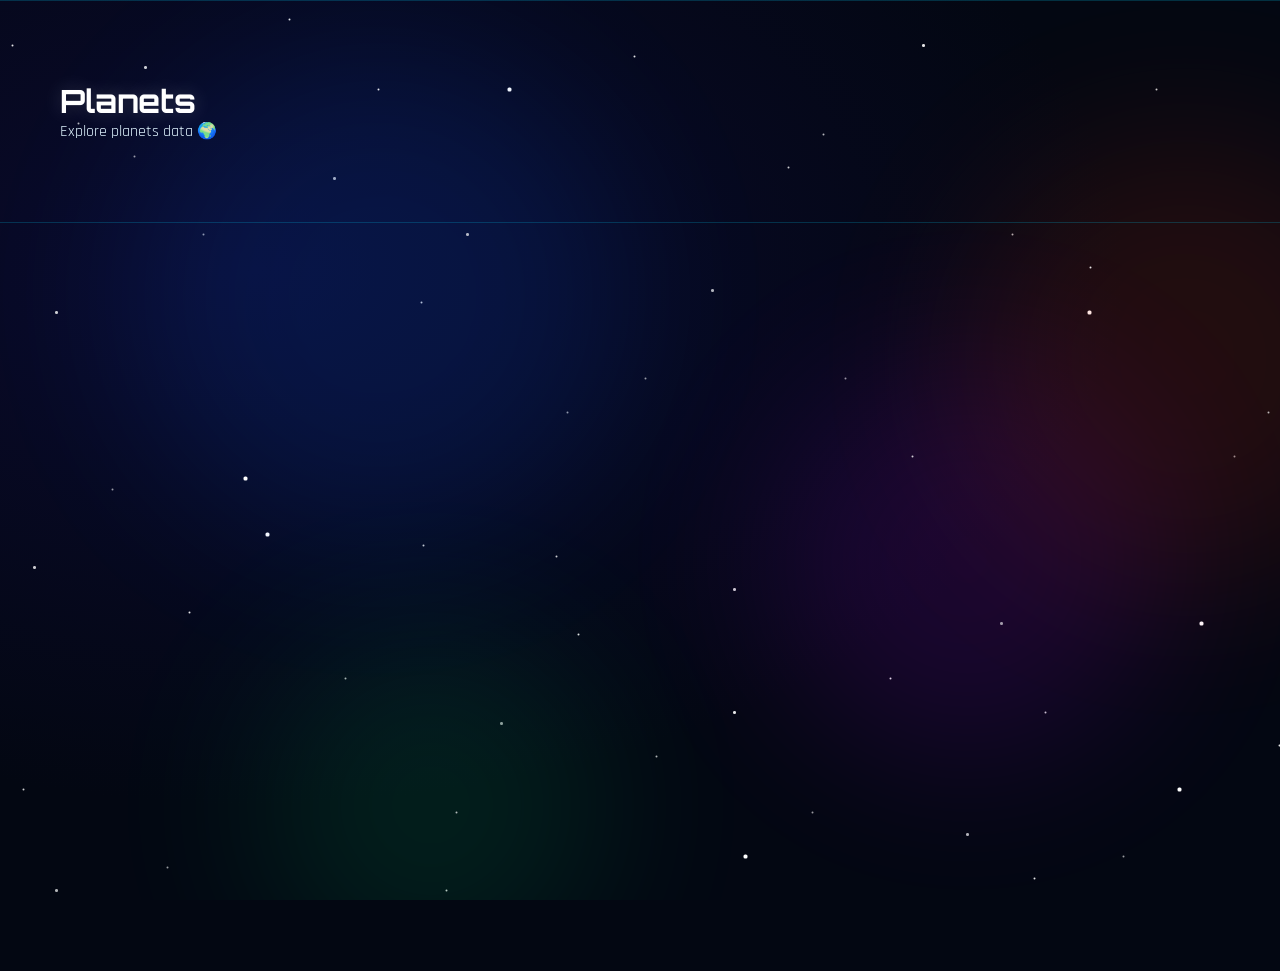
<file: completed_website/planets.html>
<!-- TEMPLATE -->
<!DOCTYPE html>
<html lang="en">
<head>
<meta charset="UTF-8">
<meta name="viewport" content="width=device-width, initial-scale=1.0">
<title>Space Voyager</title>

<link href="https://fonts.googleapis.com/css2?family=Orbitron:wght@400;700;900&family=Rajdhani:wght@300;400;600&family=Share+Tech+Mono&display=swap" rel="stylesheet">
<link rel="stylesheet" href="newStyle.css">

</head>

<body>

<div id="starfield">
  <div class="nebula nebula-1"></div>
  <div class="nebula nebula-2"></div>
  <div class="nebula nebula-3"></div>
  <div class="nebula nebula-4"></div>
</div>

<div class="wrapper">

  <!-- SIDEBAR 
  <aside id="sidebar">
    <div class="logo">
      <div class="logo-icon">🚀</div>
      <h1>SPACE VOYAGER</h1>
    </div>

    

    <nav>
      <a href="index.html">Home</a>
      <a href="planets.html">Planets</a>
      <a href="solar.html">Solar Map</a>
      <a href="galaxies.html">Galaxies</a>
      <a href="booking.html">Booking</a>
      <a href="missions.html">Missions</a>
      <a href="astronauts.html">Astronauts</a>
      <a href="about.html">About</a>
      <a href="contact.html">Contact</a>
    </nav>
  </aside>-->

  <main>
<section>
  <h2 class="section-title">Planets</h2>
  <p>Explore planets data 🌍</p>
</section>

<!-- PLANETS TABLE -->
    <section id="planets">
      <div class="section-header reveal">
        <div class="section-tag">// PLANETARY DATABASE</div>
        <h2 class="section-title">Solar System <span>Data Log</span></h2>
      </div>
      <div class="table-wrapper reveal">
        <table>
          <thead>
            <tr>
              <th>PLANET</th>
              <th>AVG TEMPERATURE</th>
              <th>DIST. FROM SUN (AU)</th>
              <th>MOONS</th>
              <th>DIAMETER (KM)</th>
              <th>TYPE</th>
            </tr>
          </thead>
          <tbody>
            <tr>
              <td><div class="planet-cell"><span class="planet-icon">☿</span><span class="planet-name">Mercury</span></div></td>
              <td><span class="temp-hot">167°C</span></td>
              <td><div class="bar-wrap"><div class="dist-bar" style="width:8px"></div>0.39</div></td>
              <td>0</td><td>4,879</td>
              <td><span class="tag-pill tag-rocky">ROCKY</span></td>
            </tr>
            <tr>
              <td><div class="planet-cell"><span class="planet-icon">♀</span><span class="planet-name">Venus</span></div></td>
              <td><span class="temp-hot">464°C</span></td>
              <td><div class="bar-wrap"><div class="dist-bar" style="width:14px"></div>0.72</div></td>
              <td>0</td><td>12,104</td>
              <td><span class="tag-pill tag-rocky">ROCKY</span></td>
            </tr>
            <tr>
              <td><div class="planet-cell"><span class="planet-icon">🌍</span><span class="planet-name">Earth</span></div></td>
              <td><span class="temp-mild">15°C</span></td>
              <td><div class="bar-wrap"><div class="dist-bar" style="width:20px"></div>1.00</div></td>
              <td>1</td><td>12,742</td>
              <td><span class="tag-pill tag-rocky">ROCKY</span></td>
            </tr>
            <tr>
              <td><div class="planet-cell"><span class="planet-icon">♂</span><span class="planet-name">Mars</span></div></td>
              <td><span class="temp-cold">−65°C</span></td>
              <td><div class="bar-wrap"><div class="dist-bar" style="width:30px"></div>1.52</div></td>
              <td>2</td><td>6,779</td>
              <td><span class="tag-pill tag-rocky">ROCKY</span></td>
            </tr>
            <tr>
              <td><div class="planet-cell"><span class="planet-icon">♃</span><span class="planet-name">Jupiter</span></div></td>
              <td><span class="temp-cold">−110°C</span></td>
              <td><div class="bar-wrap"><div class="dist-bar" style="width:100px"></div>5.20</div></td>
              <td>95</td><td>139,820</td>
              <td><span class="tag-pill tag-gas">GAS GIANT</span></td>
            </tr>
            <tr>
              <td><div class="planet-cell"><span class="planet-icon">♄</span><span class="planet-name">Saturn</span></div></td>
              <td><span class="temp-cold">−140°C</span></td>
              <td><div class="bar-wrap"><div class="dist-bar" style="width:184px"></div>9.58</div></td>
              <td>146</td><td>116,460</td>
              <td><span class="tag-pill tag-gas">GAS GIANT</span></td>
            </tr>
            <tr>
              <td><div class="planet-cell"><span class="planet-icon">♅</span><span class="planet-name">Uranus</span></div></td>
              <td><span class="temp-cold">−195°C</span></td>
              <td><div class="bar-wrap"><div class="dist-bar" style="width:146px"></div>19.22</div></td>
              <td>28</td><td>50,724</td>
              <td><span class="tag-pill tag-ice">ICE GIANT</span></td>
            </tr>
            <tr>
              <td><div class="planet-cell"><span class="planet-icon">♆</span><span class="planet-name">Neptune</span></div></td>
              <td><span class="temp-cold">−200°C</span></td>
              <td><div class="bar-wrap"><div class="dist-bar" style="width:180px"></div>30.05</div></td>
              <td>16</td><td>49,244</td>
              <td><span class="tag-pill tag-ice">ICE GIANT</span></td>
            </tr>
          </tbody>
        </table>
      </div>
    </section>

<!--
    <footer>
  <div class="footer-logo">SPACE VOYAGER</div>

  <div class="footer-links">
    <a href="index.html">HOME</a>
    <a href="planets.html">PLANETS</a>
    <a href="solar.html">SOLAR MAP</a>
    <a href="galaxies.html">GALAXIES</a>
    <a href="booking.html">BOOK</a>
  </div>

  <div>© 2026 SPACE VOYAGER ENCYCLOPEDIA</div>
</footer>-->
</main>
</div>
</body>
</html>
</file>
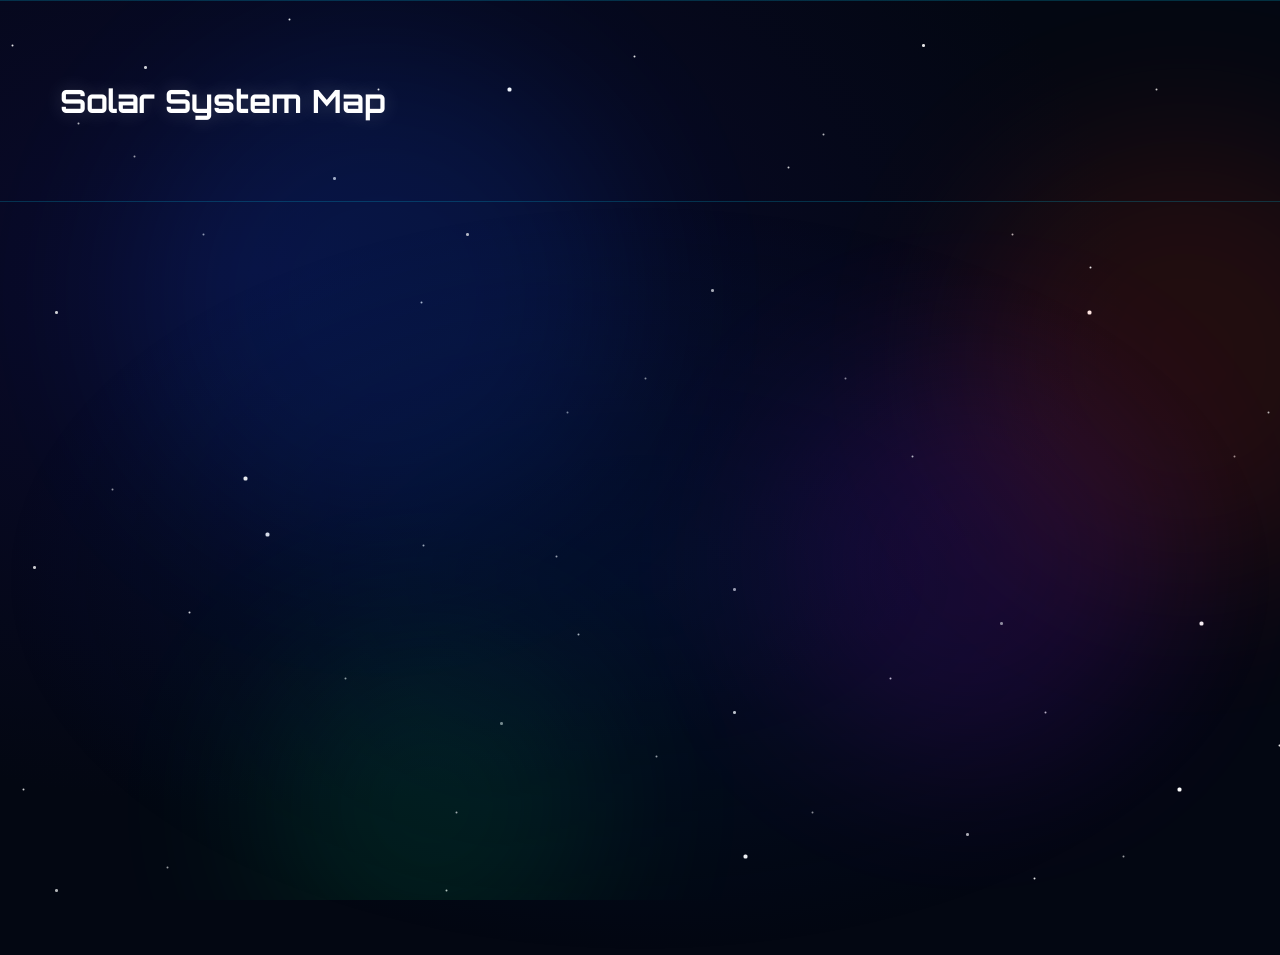
<file: completed_website/solar.html>
<!-- TEMPLATE -->
<!DOCTYPE html>
<html lang="en">
<head>
<meta charset="UTF-8">
<meta name="viewport" content="width=device-width, initial-scale=1.0">
<title>Space Voyager</title>

<link href="https://fonts.googleapis.com/css2?family=Orbitron:wght@400;700;900&family=Rajdhani:wght@300;400;600&family=Share+Tech+Mono&display=swap" rel="stylesheet">
<link rel="stylesheet" href="newStyle.css">

</head>

<body>

<div id="starfield">
  <div class="nebula nebula-1"></div>
  <div class="nebula nebula-2"></div>
  <div class="nebula nebula-3"></div>
  <div class="nebula nebula-4"></div>
</div>

<div class="wrapper">

  <!-- SIDEBAR 
  <aside id="sidebar">
    <div class="logo">
      <div class="logo-icon">🚀</div>
      <h1>SPACE VOYAGER</h1>
    </div>

    <nav>
      <a href="index.html">Home</a>
      <a href="planets.html">Planets</a>
      <a href="solar.html">Solar Map</a>
      <a href="galaxies.html">Galaxies</a>
      <a href="booking.html">Booking</a>
      <a href="missions.html">Missions</a>
      <a href="astronauts.html">Astronauts</a>
      <a href="about.html">About</a>
      <a href="contact.html">Contact</a>
    </nav>
  </aside>
-->
  <main>
<section>
  <h2 class="section-title">Solar System Map</h2>
</section>

<!-- SOLAR SYSTEM MAP — pure CSS -->
    <section id="solar-map-section">
      <div class="section-header reveal">
        <div class="section-tag">// INTERACTIVE FRAME</div>
        <h2 class="section-title">Solar System <span>Map</span></h2>
      </div>
      <div class="map-frame-wrap reveal">
        <div class="map-frame-label">LIVE ORBITAL SIMULATION</div>

        <div class="solar-system">
          <div class="sun"></div>

          <!-- Mercury -->
          <div class="orbit orbit-mercury">
            <div class="planet-body planet-mercury" data-name="Mercury">
              <div class="ptt"><span class="ptt-name">Mercury</span>TEMP: 167°C<br>MOONS: 0<br>DIST: 0.39 AU</div>
            </div>
          </div>

          <!-- Venus -->
          <div class="orbit orbit-venus">
            <div class="planet-body planet-venus" data-name="Venus">
              <div class="ptt"><span class="ptt-name">Venus</span>TEMP: 464°C<br>MOONS: 0<br>DIST: 0.72 AU</div>
            </div>
          </div>

          <!-- Earth -->
          <div class="orbit orbit-earth">
            <div class="planet-body planet-earth" data-name="Earth">
              <div class="ptt"><span class="ptt-name">Earth</span>TEMP: 15°C<br>MOONS: 1<br>DIST: 1.00 AU</div>
            </div>
          </div>

          <!-- Mars -->
          <div class="orbit orbit-mars">
            <div class="planet-body planet-mars" data-name="Mars">
              <div class="ptt"><span class="ptt-name">Mars</span>TEMP: −65°C<br>MOONS: 2<br>DIST: 1.52 AU</div>
            </div>
          </div>

          <!-- Jupiter -->
          <div class="orbit orbit-jupiter">
            <div class="planet-body planet-jupiter" data-name="Jupiter">
              <div class="ptt"><span class="ptt-name">Jupiter</span>TEMP: −110°C<br>MOONS: 95<br>DIST: 5.20 AU</div>
            </div>
          </div>

          <!-- Saturn (with rings) -->
          <div class="orbit orbit-saturn">
            <div class="planet-body" data-name="" style="width:52px;height:24px;border-radius:0;background:transparent;box-shadow:none;" >
              <div class="planet-saturn-wrap">
                <div class="planet-saturn-body"></div>
                <div class="saturn-rings"></div>
                <div class="ptt"><span class="ptt-name">Saturn</span>TEMP: −140°C<br>MOONS: 146<br>DIST: 9.58 AU</div>
              </div>
            </div>
          </div>

          <!-- Uranus -->
          <div class="orbit orbit-uranus">
            <div class="planet-body planet-uranus" data-name="Uranus">
              <div class="ptt"><span class="ptt-name">Uranus</span>TEMP: −195°C<br>MOONS: 28<br>DIST: 19.22 AU</div>
            </div>
          </div>
        </div>
      </div>
    </section>

<!--
    <footer>
  <div class="footer-logo">SPACE VOYAGER</div>

  <div class="footer-links">
    <a href="index.html">HOME</a>
    <a href="planets.html">PLANETS</a>
    <a href="solar.html">SOLAR MAP</a>
    <a href="galaxies.html">GALAXIES</a>
    <a href="booking.html">BOOK</a>
  </div>

  <div>© 2026 SPACE VOYAGER ENCYCLOPEDIA</div>
</footer>-->
</main>
</div>
</body>
</html>
</file>
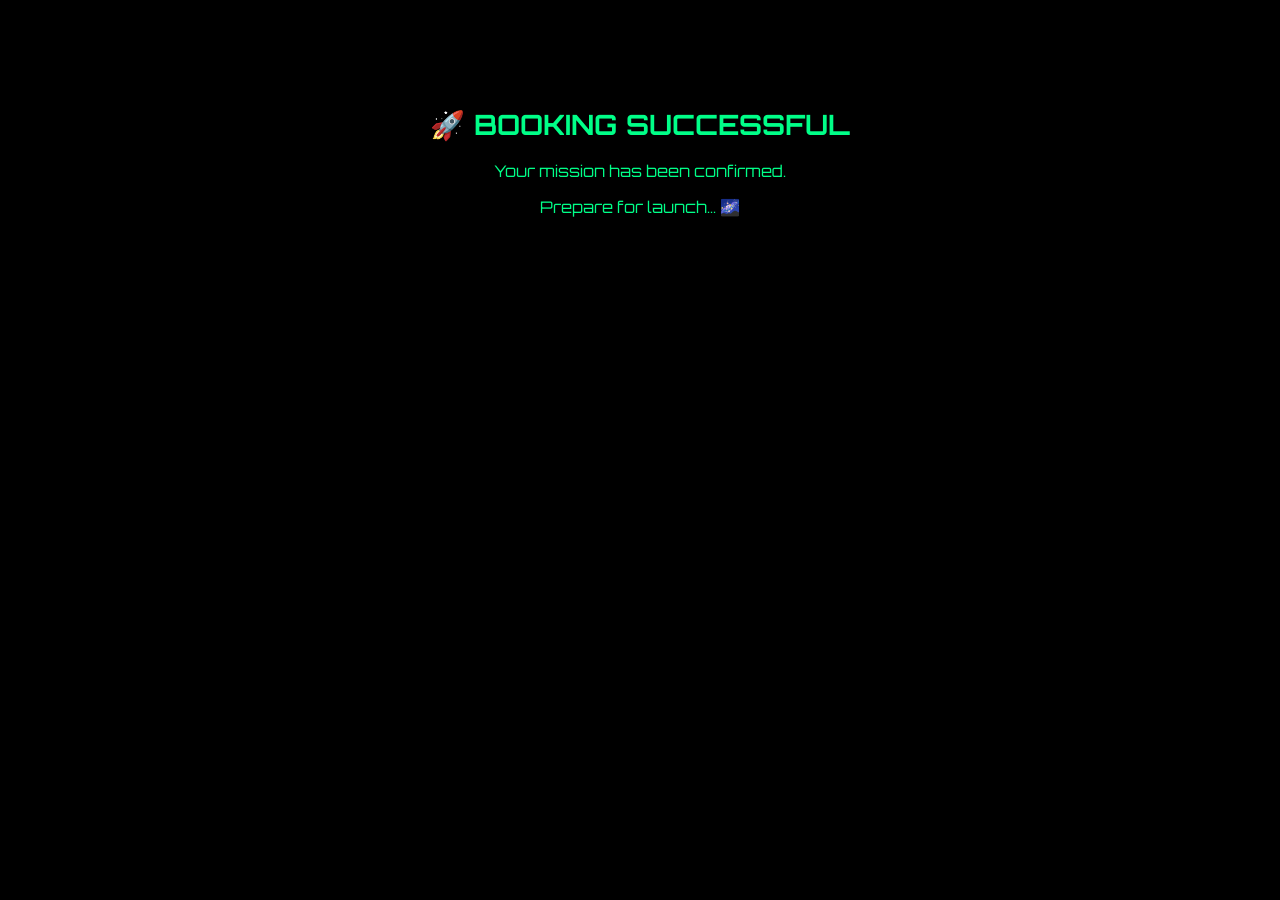
<file: completed_website/success.html>
<!DOCTYPE html>
<html>
<head>
<title>Success</title>

<link href="https://fonts.googleapis.com/css2?family=Orbitron:wght@400;700;900&display=swap" rel="stylesheet">

<style>
body{
  background:black;
  color:#00ff88;
  font-family:'Orbitron', sans-serif;
  text-align:center;
  padding-top:80px;
}

h1{
  font-size:28px;
}
</style>

</head>

<body>

<h1>🚀 BOOKING SUCCESSFUL</h1>
<p>Your mission has been confirmed.</p>
<p>Prepare for launch... 🌌</p>

</body>
</html>
</file>
<file: completed_website/newStyle.css>
:root {
    --neon-blue: #00d4ff;
    --neon-purple: #bf00ff;
    --neon-green: #00ff88;
    --neon-orange: #ff6b00;
    --dark-bg: #030712;
    --dark-panel: rgba(5, 15, 35, 0.85);
    --dark-border: rgba(0, 212, 255, 0.2);
    --text-dim: #7aa3c0;
    --text-bright: #e0f4ff;
  }
 
  * { margin: 0; padding: 0; box-sizing: border-box; }
  html { scroll-behavior: smooth; }
  body {
    font-family: 'Rajdhani', sans-serif;
    background: var(--dark-bg);
    color: var(--text-bright);
    overflow-x: hidden;
    cursor: crosshair;
  }
 
  /* ─── STARFIELD (CSS-only) ─── */
  #starfield {
    position: fixed; inset: 0; z-index: 0;
    background: radial-gradient(ellipse at 20% 30%, #0a0a2e 0%, #030712 60%);
    overflow: hidden;
  }
 
  /* Stars via box-shadow on pseudo-elements */
  #starfield::before,
  #starfield::after {
    content: '';
    position: absolute;
    width: 1px; height: 1px;
    border-radius: 50%;
    background: transparent;
  }
 
  #starfield::before {
    top: 0; left: 0;
    box-shadow:
      /* Layer 1 — small stars */
      12px 45px 0 0.5px rgba(255,255,255,0.9),
      78px 123px 0 0.5px rgba(255,255,255,0.7),
      145px 67px 0 1px rgba(255,255,255,0.8),
      203px 234px 0 0.5px rgba(255,255,255,0.6),
      289px 19px 0 0.5px rgba(255,255,255,0.9),
      334px 178px 0 1px rgba(255,255,255,0.7),
      421px 302px 0 0.5px rgba(255,255,255,0.8),
      509px 89px 0 1.5px rgba(255,255,255,1),
      567px 412px 0 0.5px rgba(255,255,255,0.6),
      634px 56px 0 0.5px rgba(255,255,255,0.9),
      712px 290px 0 1px rgba(255,255,255,0.7),
      788px 167px 0 0.5px rgba(255,255,255,0.8),
      845px 378px 0 0.5px rgba(255,255,255,0.6),
      923px 45px 0 1px rgba(255,255,255,0.9),
      1012px 234px 0 0.5px rgba(255,255,255,0.7),
      1089px 312px 0 1.5px rgba(255,255,255,1),
      1156px 89px 0 0.5px rgba(255,255,255,0.8),
      1234px 456px 0 0.5px rgba(255,255,255,0.6),
      1312px 178px 0 1px rgba(255,255,255,0.9),
      1389px 23px 0 0.5px rgba(255,255,255,0.7),
      1456px 345px 0 0.5px rgba(255,255,255,0.8),
      1534px 123px 0 1px rgba(255,255,255,0.6),
      1612px 267px 0 0.5px rgba(255,255,255,0.9),
      1689px 489px 0 0.5px rgba(255,255,255,0.7),
      34px 567px 0 1px rgba(255,255,255,0.8),
      112px 489px 0 0.5px rgba(255,255,255,0.6),
      189px 612px 0 0.5px rgba(255,255,255,0.9),
      267px 534px 0 1.5px rgba(255,255,255,1),
      345px 678px 0 0.5px rgba(255,255,255,0.7),
      423px 545px 0 0.5px rgba(255,255,255,0.8),
      501px 723px 0 1px rgba(255,255,255,0.6),
      578px 634px 0 0.5px rgba(255,255,255,0.9),
      656px 756px 0 0.5px rgba(255,255,255,0.7),
      734px 589px 0 1px rgba(255,255,255,0.8),
      812px 812px 0 0.5px rgba(255,255,255,0.6),
      890px 678px 0 0.5px rgba(255,255,255,0.9),
      967px 834px 0 1px rgba(255,255,255,0.7),
      1045px 712px 0 0.5px rgba(255,255,255,0.8),
      1123px 856px 0 0.5px rgba(255,255,255,0.6),
      1201px 623px 0 1.5px rgba(255,255,255,1),
      1279px 745px 0 0.5px rgba(255,255,255,0.9),
      1356px 867px 0 0.5px rgba(255,255,255,0.7),
      1434px 589px 0 1px rgba(255,255,255,0.8),
      1512px 712px 0 0.5px rgba(255,255,255,0.6),
      1590px 834px 0 0.5px rgba(255,255,255,0.9),
      56px 890px 0 1px rgba(255,255,255,0.7),
      134px 934px 0 0.5px rgba(255,255,255,0.8),
      212px 978px 0 0.5px rgba(255,255,255,0.6),
      290px 912px 0 1px rgba(255,255,255,0.9),
      368px 956px 0 0.5px rgba(255,255,255,0.7),
      446px 890px 0 0.5px rgba(255,255,255,0.8),
      524px 945px 0 1px rgba(255,255,255,0.6),
      602px 1023px 0 0.5px rgba(255,255,255,0.9),
      680px 967px 0 0.5px rgba(255,255,255,0.7),
      758px 1045px 0 1.5px rgba(255,255,255,1),
      836px 923px 0 0.5px rgba(255,255,255,0.8),
      914px 1012px 0 0.5px rgba(255,255,255,0.6),
      992px 956px 0 1px rgba(255,255,255,0.9),
      1070px 1089px 0 0.5px rgba(255,255,255,0.7),
      1148px 978px 0 0.5px rgba(255,255,255,0.8),
      1226px 1034px 0 1px rgba(255,255,255,0.6),
      1304px 912px 0 0.5px rgba(255,255,255,0.9),
      1382px 1067px 0 0.5px rgba(255,255,255,0.7),
      1460px 989px 0 1px rgba(255,255,255,0.8),
      1538px 1112px 0 0.5px rgba(255,255,255,0.6),
      1616px 1034px 0 0.5px rgba(255,255,255,0.9);
    animation: twinkle1 4s ease-in-out infinite alternate;
  }
 
  #starfield::after {
    top: 0; left: 0;
    box-shadow:
      56px 312px 0 1px rgba(255,255,255,0.8),
      134px 156px 0 0.5px rgba(255,255,255,0.6),
      245px 478px 0 1.5px rgba(255,255,255,1),
      378px 89px 0 0.5px rgba(255,255,255,0.9),
      467px 234px 0 1px rgba(255,255,255,0.7),
      556px 556px 0 0.5px rgba(255,255,255,0.8),
      645px 378px 0 0.5px rgba(255,255,255,0.6),
      734px 712px 0 1px rgba(255,255,255,0.9),
      823px 134px 0 0.5px rgba(255,255,255,0.7),
      912px 456px 0 0.5px rgba(255,255,255,0.8),
      1001px 623px 0 1px rgba(255,255,255,0.6),
      1090px 267px 0 0.5px rgba(255,255,255,0.9),
      1179px 789px 0 1.5px rgba(255,255,255,1),
      1268px 412px 0 0.5px rgba(255,255,255,0.7),
      1357px 578px 0 1px rgba(255,255,255,0.8),
      1446px 234px 0 0.5px rgba(255,255,255,0.6),
      1535px 678px 0 0.5px rgba(255,255,255,0.9),
      1624px 345px 0 1px rgba(255,255,255,0.7),
      23px 789px 0 0.5px rgba(255,255,255,0.8),
      167px 867px 0 0.5px rgba(255,255,255,0.6),
      312px 934px 0 1px rgba(255,255,255,0.9),
      456px 812px 0 0.5px rgba(255,255,255,0.7),
      601px 989px 0 0.5px rgba(255,255,255,0.8),
      745px 856px 0 1.5px rgba(255,255,255,1),
      890px 934px 0 0.5px rgba(255,255,255,0.6),
      1034px 878px 0 0.5px rgba(255,255,255,0.9),
      1178px 1012px 0 1px rgba(255,255,255,0.7),
      1323px 945px 0 0.5px rgba(255,255,255,0.8),
      1467px 1067px 0 0.5px rgba(255,255,255,0.6),
      1612px 923px 0 1px rgba(255,255,255,0.9),
      89px 1089px 0 0.5px rgba(255,255,255,0.7),
      234px 1145px 0 0.5px rgba(255,255,255,0.8),
      378px 1023px 0 1px rgba(255,255,255,0.6),
      523px 1167px 0 0.5px rgba(255,255,255,0.9),
      667px 1078px 0 0.5px rgba(255,255,255,0.7),
      812px 1200px 0 1.5px rgba(255,255,255,1),
      956px 1123px 0 0.5px rgba(255,255,255,0.8),
      1101px 1189px 0 0.5px rgba(255,255,255,0.6),
      1245px 1056px 0 1px rgba(255,255,255,0.9),
      1390px 1212px 0 0.5px rgba(255,255,255,0.7),
      1534px 1145px 0 0.5px rgba(255,255,255,0.8);
    animation: twinkle2 6s ease-in-out infinite alternate;
  }
 
  @keyframes twinkle1 {
    0% { opacity: 0.4; }
    100% { opacity: 1; }
  }
  @keyframes twinkle2 {
    0% { opacity: 1; }
    100% { opacity: 0.3; }
  }
 
  /* Nebulas */
  .nebula {
    position: absolute; border-radius: 50%; filter: blur(80px); opacity: 0.12;
    animation: drift 20s ease-in-out infinite alternate;
    pointer-events: none;
  }
  .nebula-1 { width: 500px; height: 500px; top: 5%; left: 10%; background: rgba(0,100,255,1); animation-duration: 18s; }
  .nebula-2 { width: 400px; height: 400px; top: 40%; left: 60%; background: rgba(191,0,255,1); animation-duration: 24s; animation-delay: -8s; }
  .nebula-3 { width: 350px; height: 350px; top: 70%; left: 20%; background: rgba(0,200,100,1); animation-duration: 20s; animation-delay: -4s; }
  .nebula-4 { width: 450px; height: 450px; top: 15%; left: 75%; background: rgba(255,60,0,1); animation-duration: 22s; animation-delay: -12s; }
 
  @keyframes drift {
    from { transform: translate(0, 0) scale(1); }
    to { transform: translate(30px, 20px) scale(1.1); }
  }
 
  /* ─── LAYOUT ─── */
  .wrapper { position: relative; z-index: 1; display: flex; min-height: 100vh; }
 
  /* ─── SIDEBAR NAV ─── */
  #sidebar {
    width: 240px; min-width: 240px;
    background: var(--dark-panel);
    border-right: 1px solid var(--dark-border);
    backdrop-filter: blur(20px);
    position: sticky; top: 0; height: 100vh;
    display: flex; flex-direction: column;
    padding: 30px 0;
    box-shadow: 4px 0 30px rgba(0,212,255,0.05);
  }
 
  .logo {
    padding: 0 24px 30px;
    border-bottom: 1px solid var(--dark-border);
    margin-bottom: 20px;
  }
  .logo-icon { font-size: 28px; margin-bottom: 6px; }
  .logo h1 {
    font-family: 'Orbitron', monospace;
    font-size: 15px; font-weight: 900; letter-spacing: 3px;
    color: var(--neon-blue);
    text-shadow: 0 0 10px var(--neon-blue), 0 0 30px rgba(0,212,255,0.4);
  }
  /*.logo p {
    font-family: 'Share Tech Mono', monospace;
    font-size: 9px; color: var(--text-dim); letter-spacing: 2px;
    margin-top: 3px;
  }*/
 
  .nav-label {
    font-family: 'Share Tech Mono', monospace;
    font-size: 9px; letter-spacing: 3px; color: var(--text-dim);
    padding: 0 24px 8px; text-transform: uppercase;
  }
 
  nav a {
    display: flex; align-items: center; gap: 12px;
    padding: 11px 24px; text-decoration: none;
    color: var(--text-dim); font-size: 13px; font-weight: 600;
    letter-spacing: 1px; border-left: 2px solid transparent;
    transition: all 0.25s; position: relative;
  }
  nav a:hover {
    color: var(--neon-blue); border-left-color: var(--neon-blue);
    background: rgba(0,212,255,0.05);
    text-shadow: 0 0 8px var(--neon-blue);
  }
 
  /* CSS-only active nav via :target 
  :root:has(#hero:target) nav a[href="#hero"],
  :root:has(#planets:target) nav a[href="#planets"],
  :root:has(#solar-map-section:target) nav a[href="#solar-map-section"],
  :root:has(#galaxies:target) nav a[href="#galaxies"],
  :root:has(#booking:target) nav a[href="#booking"],
  nav a[href="#hero"] {
    color: var(--neon-blue); border-left-color: var(--neon-blue);
    background: rgba(0,212,255,0.05);
    text-shadow: 0 0 8px var(--neon-blue);
  }
 
  nav a .nav-dot {
    width: 6px; height: 6px; border-radius: 50%;
    background: currentColor; flex-shrink: 0;
  }
 
  .nav-divider { height: 1px; background: var(--dark-border); margin: 14px 24px; }
 
  .nav-badge {
    margin-left: auto; font-family: 'Share Tech Mono', monospace;
    font-size: 8px; background: rgba(191,0,255,0.2);
    color: var(--neon-purple); border: 1px solid rgba(191,0,255,0.4);
    padding: 2px 6px; border-radius: 3px;
    text-shadow: 0 0 6px var(--neon-purple);
  }*/
 
  .sidebar-status {
    margin-top: auto; padding: 16px 24px;
    border-top: 1px solid var(--dark-border);
    font-family: 'Share Tech Mono', monospace;
    font-size: 9px; color: var(--text-dim); line-height: 1.8;
  }
  .status-dot {
    display: inline-block; width: 6px; height: 6px; border-radius: 50%;
    background: var(--neon-green); margin-right: 6px;
    box-shadow: 0 0 6px var(--neon-green);
    animation: blink 2s ease-in-out infinite;
  }
  @keyframes blink { 0%,100% { opacity:1; } 50% { opacity:0.3; } }
 
  /* ─── MAIN CONTENT ─── */
  main { flex: 1; overflow-y: auto; }
 
  /* ─── HERO ─── */
  #hero {
    min-height: 100vh; display: flex; align-items: center; justify-content: center;
    text-align: center; padding: 60px 40px;
    position: relative;
    background: radial-gradient(ellipse at 50% 60%, rgba(0,80,180,0.12) 0%, transparent 70%);
  }
 
  .hero-content { max-width: 700px; }
 
  .hero-tag {
    font-family: 'Share Tech Mono', monospace; font-size: 11px;
    letter-spacing: 4px; color: var(--neon-blue);
    text-shadow: 0 0 10px var(--neon-blue);
    margin-bottom: 24px;
    animation: fadeUp 0.8s 0.3s both;
  }
 
  .hero-title {
    font-family: 'Orbitron', monospace; font-size: clamp(42px,7vw,88px);
    font-weight: 900; line-height: 1;
    letter-spacing: -1px; margin-bottom: 6px;
    animation: fadeUp 0.8s 0.5s both;
  }
  .hero-title .line1 {
    display: block; color: white;
    text-shadow: 0 0 40px rgba(255,255,255,0.3);
  }
  .hero-title .line2 {
    display: block; color: var(--neon-blue);
    text-shadow: 0 0 20px var(--neon-blue), 0 0 60px rgba(0,212,255,0.4), 0 0 100px rgba(0,212,255,0.2);
  }
 
  .hero-sub {
    font-size: 16px; color: var(--text-dim); font-weight: 300;
    letter-spacing: 1px; margin: 24px auto 40px;
    line-height: 1.7; max-width: 500px;
    animation: fadeUp 0.8s 0.7s both;
  }
 
  .hero-cta {
    display: inline-flex; align-items: center; gap: 10px;
    padding: 14px 36px;
    background: linear-gradient(135deg, rgba(0,212,255,0.15), rgba(191,0,255,0.15));
    border: 1px solid var(--neon-blue);
    color: var(--neon-blue); text-decoration: none;
    font-family: 'Orbitron', monospace; font-size: 12px;
    letter-spacing: 3px; font-weight: 700;
    text-shadow: 0 0 10px var(--neon-blue);
    box-shadow: 0 0 20px rgba(0,212,255,0.2), inset 0 0 20px rgba(0,212,255,0.05);
    transition: all 0.3s;
    animation: fadeUp 0.8s 0.9s both;
  }
  .hero-cta:hover {
    background: rgba(0,212,255,0.2);
    box-shadow: 0 0 40px rgba(0,212,255,0.4), inset 0 0 30px rgba(0,212,255,0.1);
    transform: translateY(-2px);
  }
 
  .hero-stats {
    display: flex; gap: 40px; justify-content: center;
    margin-top: 60px; padding-top: 40px;
    border-top: 1px solid var(--dark-border);
    animation: fadeUp 0.8s 1.1s both;
  }
  .stat-item { text-align: center; }
  .stat-num {
    font-family: 'Orbitron', monospace; font-size: 28px; font-weight: 900;
    color: var(--neon-blue); text-shadow: 0 0 15px var(--neon-blue);
  }
  .stat-label {
    font-family: 'Share Tech Mono', monospace; font-size: 9px;
    color: var(--text-dim); letter-spacing: 2px; margin-top: 4px;
  }
 
  @keyframes fadeUp {
    from { opacity: 0; transform: translateY(20px); }
    to { opacity: 1; transform: translateY(0); }
  }
 
  /* ─── SECTIONS ─── */
  section { padding: 80px 60px; border-top: 1px solid var(--dark-border); }
 
  .section-header { margin-bottom: 50px; }
  .section-tag {
    font-family: 'Share Tech Mono', monospace; font-size: 10px;
    letter-spacing: 4px; color: var(--neon-purple);
    text-shadow: 0 0 8px var(--neon-purple); margin-bottom: 12px;
  }
  .section-title {
    font-family: 'Orbitron', monospace; font-size: 32px;
    font-weight: 700; color: white;
    text-shadow: 0 0 20px rgba(255,255,255,0.2);
  }
  .section-title span { color: var(--neon-blue); text-shadow: 0 0 15px var(--neon-blue); }
 
  /* ─── SCROLL REVEAL (CSS scroll-driven animations) ─── */
  .reveal { opacity: 1; transform: translateY(0); }
 
  @supports (animation-timeline: view()) {
    .reveal {
      opacity: 0;
      transform: translateY(24px);
      animation: revealUp linear both;
      animation-timeline: view();
      animation-range: entry 0% entry 30%;
    }
    @keyframes revealUp {
      to { opacity: 1; transform: translateY(0); }
    }
  }
 
  /* ─── PLANETS TABLE ─── */
  .table-wrapper {
    overflow-x: auto;
    border: 1px solid var(--dark-border);
    border-radius: 4px;
    box-shadow: 0 0 30px rgba(0,212,255,0.05);
  }
 
  table { width: 100%; border-collapse: collapse; font-family: 'Share Tech Mono', monospace; }
 
  thead th {
    background: rgba(0,212,255,0.08);
    padding: 16px 20px; text-align: left;
    font-size: 10px; letter-spacing: 3px;
    color: var(--neon-blue); text-shadow: 0 0 8px var(--neon-blue);
    border-bottom: 1px solid var(--dark-border);
    white-space: nowrap;
  }
 
  tbody tr {
    border-bottom: 1px solid rgba(0,212,255,0.06);
    transition: background 0.2s;
  }
  tbody tr:hover { background: rgba(0,212,255,0.04); }
  tbody tr:last-child { border-bottom: none; }
 
  tbody td { padding: 14px 20px; font-size: 12px; color: var(--text-dim); vertical-align: middle; }
 
  .planet-cell { display: flex; align-items: center; gap: 12px; }
  .planet-icon { font-size: 22px; }
  .planet-name {
    font-family: 'Rajdhani', sans-serif; font-size: 14px;
    font-weight: 600; color: var(--text-bright); letter-spacing: 1px;
  }
 
  .temp-hot { color: #ff6b6b; text-shadow: 0 0 8px rgba(255,107,107,0.5); }
  .temp-cold { color: var(--neon-blue); text-shadow: 0 0 8px rgba(0,212,255,0.4); }
  .temp-mild { color: var(--neon-green); text-shadow: 0 0 8px rgba(0,255,136,0.4); }
 
  .bar-wrap { display: flex; align-items: center; gap: 10px; }
  .dist-bar {
    height: 3px;
    background: linear-gradient(90deg, var(--neon-blue), var(--neon-purple));
    border-radius: 2px; box-shadow: 0 0 6px rgba(0,212,255,0.4);
  }
 
  .tag-pill {
    display: inline-block; padding: 3px 10px;
    border-radius: 2px; font-size: 9px; letter-spacing: 2px;
    border: 1px solid; margin: 2px;
  }
  .tag-rocky { color: #c8a96e; border-color: rgba(200,169,110,0.4); background: rgba(200,169,110,0.08); }
  .tag-gas   { color: var(--neon-orange); border-color: rgba(255,107,0,0.4); background: rgba(255,107,0,0.08); }
  .tag-ice   { color: #88ccff; border-color: rgba(136,204,255,0.4); background: rgba(136,204,255,0.08); }
 
  /* ─── SOLAR SYSTEM MAP (pure CSS animation) ─── */
  #solar-map-section { background: radial-gradient(ellipse at 50% 50%, rgba(0,30,80,0.3), transparent 70%); }
 
  .map-frame-wrap {
    border: 1px solid var(--dark-border);
    background: rgba(0,5,20,0.6);
    border-radius: 4px; overflow: hidden;
    box-shadow: 0 0 40px rgba(0,212,255,0.08);
    position: relative;
    height: 480px;
  }
  .map-frame-label {
    position: absolute; top: 14px; left: 16px;
    font-family: 'Share Tech Mono', monospace; font-size: 9px;
    letter-spacing: 3px; color: var(--neon-blue);
    text-shadow: 0 0 8px var(--neon-blue);
    z-index: 2;
  }
  .map-frame-label::before { content: '● '; }
 
  /* ─── CSS SOLAR SYSTEM ─── */
  .solar-system {
    position: absolute;
    inset: 0;
    display: flex;
    align-items: center;
    justify-content: center;
  }
 
  /* Sun */
  .sun {
    position: absolute;
    width: 30px; height: 30px;
    border-radius: 50%;
    background: radial-gradient(circle at 35% 35%, #fff9a0, #ffe066 30%, #ff9900 70%, #ff6600);
    box-shadow: 0 0 0 8px rgba(255,220,80,0.2), 0 0 0 16px rgba(255,160,0,0.1), 0 0 40px rgba(255,180,0,0.6), 0 0 80px rgba(255,100,0,0.3);
    z-index: 10;
    animation: sunPulse 4s ease-in-out infinite;
  }
  @keyframes sunPulse {
    0%,100% { box-shadow: 0 0 0 8px rgba(255,220,80,0.2), 0 0 0 16px rgba(255,160,0,0.1), 0 0 40px rgba(255,180,0,0.6), 0 0 80px rgba(255,100,0,0.3); }
    50% { box-shadow: 0 0 0 12px rgba(255,220,80,0.25), 0 0 0 22px rgba(255,160,0,0.12), 0 0 60px rgba(255,180,0,0.7), 0 0 100px rgba(255,100,0,0.35); }
  }
 
  /* Orbit rings */
  .orbit {
    position: absolute;
    border-radius: 50%;
    border: 1px solid rgba(0,212,255,0.12);
    display: flex;
    align-items: flex-start;
    justify-content: center;
    animation: spin linear infinite;
    will-change: transform;
  }
 
  /* Individual orbit sizes */
  .orbit-mercury  { width: 120px;  height: 120px;  animation-duration: 4s; }
  .orbit-venus    { width: 180px;  height: 180px;  animation-duration: 6.5s; }
  .orbit-earth    { width: 248px;  height: 248px;  animation-duration: 10s; }
  .orbit-mars     { width: 320px;  height: 320px;  animation-duration: 16s; }
  .orbit-jupiter  { width: 430px;  height: 430px;  animation-duration: 24s; }
  .orbit-saturn   { width: 510px;  height: 510px;  animation-duration: 34s; }
  .orbit-uranus   { width: 580px;  height: 580px;  animation-duration: 45s; }
 
  @keyframes spin {
    from { transform: rotate(0deg); }
    to   { transform: rotate(360deg); }
  }
 
  /* Planets */
  .planet-body {
    position: relative;
    border-radius: 50%;
    animation: counterSpin linear infinite;
    top: -1px;
    transform-origin: center center;
    cursor: default;
  }
  .planet-body::before {
    content: attr(data-name);
    position: absolute;
    top: calc(100% + 5px);
    left: 50%;
    transform: translateX(-50%);
    font-family: 'Share Tech Mono', monospace;
    font-size: 7px;
    color: rgba(0,212,255,0.6);
    white-space: nowrap;
    letter-spacing: 0.5px;
  }
 
  .orbit-mercury  .planet-body { animation-duration: 4s; }
  .orbit-venus    .planet-body { animation-duration: 6.5s; }
  .orbit-earth    .planet-body { animation-duration: 10s; }
  .orbit-mars     .planet-body { animation-duration: 16s; }
  .orbit-jupiter  .planet-body { animation-duration: 24s; }
  .orbit-saturn   .planet-body { animation-duration: 34s; }
  .orbit-uranus   .planet-body { animation-duration: 45s; }
 
  @keyframes counterSpin {
    from { transform: translateX(-50%) rotate(0deg); }
    to   { transform: translateX(-50%) rotate(-360deg); }
  }
 
  /* Planet colors & sizes */
  .planet-mercury { width: 8px;  height: 8px;  background: radial-gradient(circle at 35% 35%, #d8d8d8, #888); box-shadow: 0 0 6px rgba(180,180,180,0.5); }
  .planet-venus   { width: 14px; height: 14px; background: radial-gradient(circle at 35% 35%, #f5e5b0, #c8a060); box-shadow: 0 0 8px rgba(232,205,160,0.6); }
  .planet-earth   { width: 16px; height: 16px; background: radial-gradient(circle at 35% 35%, #a0e0ff, #2080c0); box-shadow: 0 0 10px rgba(80,195,255,0.6); }
  .planet-mars    { width: 12px; height: 12px; background: radial-gradient(circle at 35% 35%, #ff9980, #c04030); box-shadow: 0 0 8px rgba(239,108,80,0.6); }
  .planet-jupiter { width: 28px; height: 28px; background: radial-gradient(circle at 35% 35%, #e0b870, #a06020); box-shadow: 0 0 14px rgba(196,147,78,0.6); }
  .planet-uranus  { width: 18px; height: 18px; background: radial-gradient(circle at 35% 35%, #c0eeea, #60b0a8); box-shadow: 0 0 10px rgba(128,203,196,0.6); }
 
  /* Saturn special */
  .planet-saturn-wrap {
    position: relative;
    width: 24px; height: 24px;
    display: flex; align-items: center; justify-content: center;
  }
  .planet-saturn-body {
    width: 24px; height: 24px; border-radius: 50%;
    background: radial-gradient(circle at 35% 35%, #f5eda0, #c8b060);
    box-shadow: 0 0 12px rgba(232,213,163,0.6);
    position: relative; z-index: 2;
  }
  .saturn-rings {
    position: absolute;
    width: 52px; height: 14px;
    border-radius: 50%;
    border: 3px solid rgba(232,213,163,0.55);
    box-shadow: 0 0 0 5px rgba(232,213,163,0.2);
    top: 50%; left: 50%;
    transform: translate(-50%, -50%);
    z-index: 1;
  }
  .planet-saturn-wrap::before {
    content: 'Saturn';
    position: absolute;
    top: calc(100% + 10px);
    left: 50%;
    transform: translateX(-50%);
    font-family: 'Share Tech Mono', monospace;
    font-size: 7px;
    color: rgba(0,212,255,0.6);
    white-space: nowrap;
  }
 
  /* Hover tooltips on planets */
  .planet-body {
    position: relative;
  }
  .planet-body .ptt {
    position: absolute;
    bottom: calc(100% + 10px);
    left: 50%;
    transform: translateX(-50%);
    background: rgba(5,15,35,0.95);
    border: 1px solid var(--neon-blue);
    padding: 8px 12px;
    border-radius: 3px;
    font-family: 'Share Tech Mono', monospace;
    font-size: 9px;
    color: var(--text-bright);
    line-height: 1.8;
    white-space: nowrap;
    pointer-events: none;
    opacity: 0;
    transition: opacity 0.2s;
    z-index: 100;
    box-shadow: 0 0 20px rgba(0,212,255,0.2);
  }
  .planet-body .ptt .ptt-name {
    color: var(--neon-blue);
    text-shadow: 0 0 6px var(--neon-blue);
    font-size: 10px;
    display: block;
    margin-bottom: 2px;
  }
  .planet-body:hover .ptt { opacity: 1; }
 
  /* Saturn tooltip */
  .planet-saturn-wrap .ptt {
    position: absolute;
    bottom: calc(100% + 14px);
    left: 50%;
    transform: translateX(-50%);
    background: rgba(5,15,35,0.95);
    border: 1px solid var(--neon-blue);
    padding: 8px 12px;
    border-radius: 3px;
    font-family: 'Share Tech Mono', monospace;
    font-size: 9px;
    color: var(--text-bright);
    line-height: 1.8;
    white-space: nowrap;
    pointer-events: none;
    opacity: 0;
    transition: opacity 0.2s;
    z-index: 100;
    box-shadow: 0 0 20px rgba(0,212,255,0.2);
  }
  .planet-saturn-wrap:hover .ptt { opacity: 1; }
 
  /* ─── GALAXIES GRID ─── */
  .galaxy-grid {
    display: grid; grid-template-columns: repeat(auto-fill, minmax(280px, 1fr));
    gap: 24px;
  }
 
  .galaxy-card {
    border: 1px solid var(--dark-border);
    background: var(--dark-panel);
    backdrop-filter: blur(10px);
    padding: 28px; position: relative;
    overflow: hidden; transition: all 0.3s;
    cursor: pointer;
  }
  .galaxy-card::before {
    content: ''; position: absolute; inset: 0;
    background: radial-gradient(circle at 50% 50%, rgba(0,212,255,0.06), transparent 60%);
    opacity: 0; transition: opacity 0.3s;
  }
  .galaxy-card:hover::before { opacity: 1; }
  .galaxy-card:hover {
    border-color: rgba(0,212,255,0.4);
    transform: translateY(-3px);
    box-shadow: 0 10px 40px rgba(0,212,255,0.1);
  }
 
  .galaxy-img {
    width: 60px; height: 60px; border-radius: 50%;
    margin-bottom: 16px; border: 1px solid var(--dark-border);
    display: flex; align-items: center; justify-content: center;
    font-size: 28px;
    background: radial-gradient(circle, rgba(0,212,255,0.1), rgba(191,0,255,0.05));
  }
  .galaxy-name {
    font-family: 'Orbitron', monospace; font-size: 14px; font-weight: 700;
    color: white; margin-bottom: 6px;
  }
  .galaxy-type {
    font-family: 'Share Tech Mono', monospace; font-size: 9px;
    letter-spacing: 2px; color: var(--neon-purple);
    text-shadow: 0 0 6px var(--neon-purple); margin-bottom: 12px;
  }
  .galaxy-desc { font-size: 13px; color: var(--text-dim); line-height: 1.7; }
  .galaxy-dist {
    margin-top: 16px; padding-top: 14px; border-top: 1px solid var(--dark-border);
    font-family: 'Share Tech Mono', monospace; font-size: 9px;
    color: var(--text-dim); display: flex; justify-content: space-between;
  }
  .galaxy-dist span:last-child { color: var(--neon-green); text-shadow: 0 0 6px var(--neon-green); }
 
  /* ─── BOOKING ─── */
  #booking { background: radial-gradient(ellipse at 30% 60%, rgba(191,0,255,0.07), transparent 60%); }
  .booking-grid { display: grid; grid-template-columns: 1fr 1fr; gap: 50px; align-items: start; }
  .booking-info h3 { font-family: 'Orbitron', monospace; font-size: 18px; color: white; margin-bottom: 20px; }
 
  .trip-card {
    border: 1px solid var(--dark-border); padding: 22px;
    margin-bottom: 16px; position: relative; overflow: hidden;
    transition: all 0.3s; cursor: pointer;
    background: rgba(5,15,35,0.5);
  }
  .trip-card:hover { border-color: rgba(191,0,255,0.5); box-shadow: 0 0 20px rgba(191,0,255,0.1); }
  .trip-card.featured { border-color: rgba(0,212,255,0.4); }
  .trip-badge {
    position: absolute; top: 14px; right: 14px;
    font-family: 'Share Tech Mono', monospace; font-size: 8px;
    letter-spacing: 2px; padding: 3px 8px;
    background: rgba(0,212,255,0.1); border: 1px solid rgba(0,212,255,0.4);
    color: var(--neon-blue); text-shadow: 0 0 6px var(--neon-blue);
  }
  .trip-name { font-family: 'Orbitron', monospace; font-size: 13px; font-weight: 700; color: white; margin-bottom: 4px; }
  .trip-duration {
    font-family: 'Share Tech Mono', monospace; font-size: 9px;
    color: var(--neon-purple); letter-spacing: 2px; margin-bottom: 10px;
    text-shadow: 0 0 6px var(--neon-purple);
  }
  .trip-desc { font-size: 12px; color: var(--text-dim); line-height: 1.6; margin-bottom: 14px; }
  .trip-price {
    font-family: 'Orbitron', monospace; font-size: 20px;
    font-weight: 900; color: var(--neon-green);
    text-shadow: 0 0 10px var(--neon-green);
  }
  .trip-price sup { font-size: 12px; }
 
  .form-title {
    font-family: 'Orbitron', monospace; font-size: 14px;
    color: var(--neon-blue); text-shadow: 0 0 10px var(--neon-blue);
    letter-spacing: 2px; margin-bottom: 24px;
    padding-bottom: 14px; border-bottom: 1px solid var(--dark-border);
  }
 
  .form-row { margin-bottom: 18px; }
  .form-label {
    display: block; font-family: 'Share Tech Mono', monospace;
    font-size: 9px; letter-spacing: 3px; color: var(--text-dim);
    margin-bottom: 8px; text-transform: uppercase;
  }
  .form-input, .form-select {
    width: 100%; padding: 12px 16px;
    background: rgba(0,5,20,0.8); border: 1px solid var(--dark-border);
    color: var(--text-bright); font-family: 'Rajdhani', sans-serif;
    font-size: 14px; outline: none; transition: all 0.2s;
    appearance: none; -webkit-appearance: none;
  }
  .form-input:focus, .form-select:focus {
    border-color: var(--neon-blue);
    box-shadow: 0 0 15px rgba(0,212,255,0.15);
    background: rgba(0,10,30,0.9);
  }
  /* CSS :valid/:invalid feedback */
  .form-input:not(:placeholder-shown):valid {
    border-color: rgba(0,255,136,0.4);
  }
  .form-input:not(:placeholder-shown):invalid {
    border-color: rgba(255,107,107,0.4);
  }
  .form-select option { background: #030712; }
 
  .form-row-2 { display: grid; grid-template-columns: 1fr 1fr; gap: 16px; margin-bottom: 18px; }
 
  .submit-btn {
    width: 100%; padding: 16px;
    background: linear-gradient(135deg, rgba(0,212,255,0.15), rgba(191,0,255,0.15));
    border: 1px solid var(--neon-blue); color: var(--neon-blue);
    font-family: 'Orbitron', monospace; font-size: 11px; font-weight: 700;
    letter-spacing: 4px; cursor: pointer;
    text-shadow: 0 0 10px var(--neon-blue);
    box-shadow: 0 0 20px rgba(0,212,255,0.1);
    transition: all 0.3s; margin-top: 8px;
    text-decoration: none; display: block; text-align: center;
  }
  .submit-btn:hover {
    background: rgba(0,212,255,0.2);
    box-shadow: 0 0 40px rgba(0,212,255,0.3);
    transform: translateY(-1px);
  }
  .submit-btn:active {
    transform: translateY(0);
    box-shadow: 0 0 60px rgba(0,212,255,0.5);
  }
 
  .booking-disclaimer {
    margin-top: 12px; font-family: 'Share Tech Mono', monospace;
    font-size: 8px; color: var(--text-dim); text-align: center;
    letter-spacing: 1px; line-height: 1.8;
  }
 
  /* ─── FOOTER ─── */
  footer {
    padding: 0px 60px; border-top: 1px solid var(--dark-border);
    display: flex; align-items: center; justify-content: space-between;
    font-family: 'Share Tech Mono', monospace; font-size: 9px;
    color: var(--text-dim); letter-spacing: 2px;
	height: 70px;
  }
  .footer-logo {
    font-family: 'Orbitron', monospace; font-size: 13px;
    color: var(--neon-blue); text-shadow: 0 0 8px var(--neon-blue);
    letter-spacing: 3px;
  }
  .footer-links { display: flex; gap: 24px; }
  .footer-links a { color: var(--text-dim); text-decoration: none; transition: color 0.2s; }
  .footer-links a:hover { color: var(--neon-blue); }
 
  /* ─── SCROLLBAR ─── */
  ::-webkit-scrollbar { width: 4px; }
  ::-webkit-scrollbar-track { background: var(--dark-bg); }
  ::-webkit-scrollbar-thumb { background: rgba(0,212,255,0.3); border-radius: 2px; }
</file>
